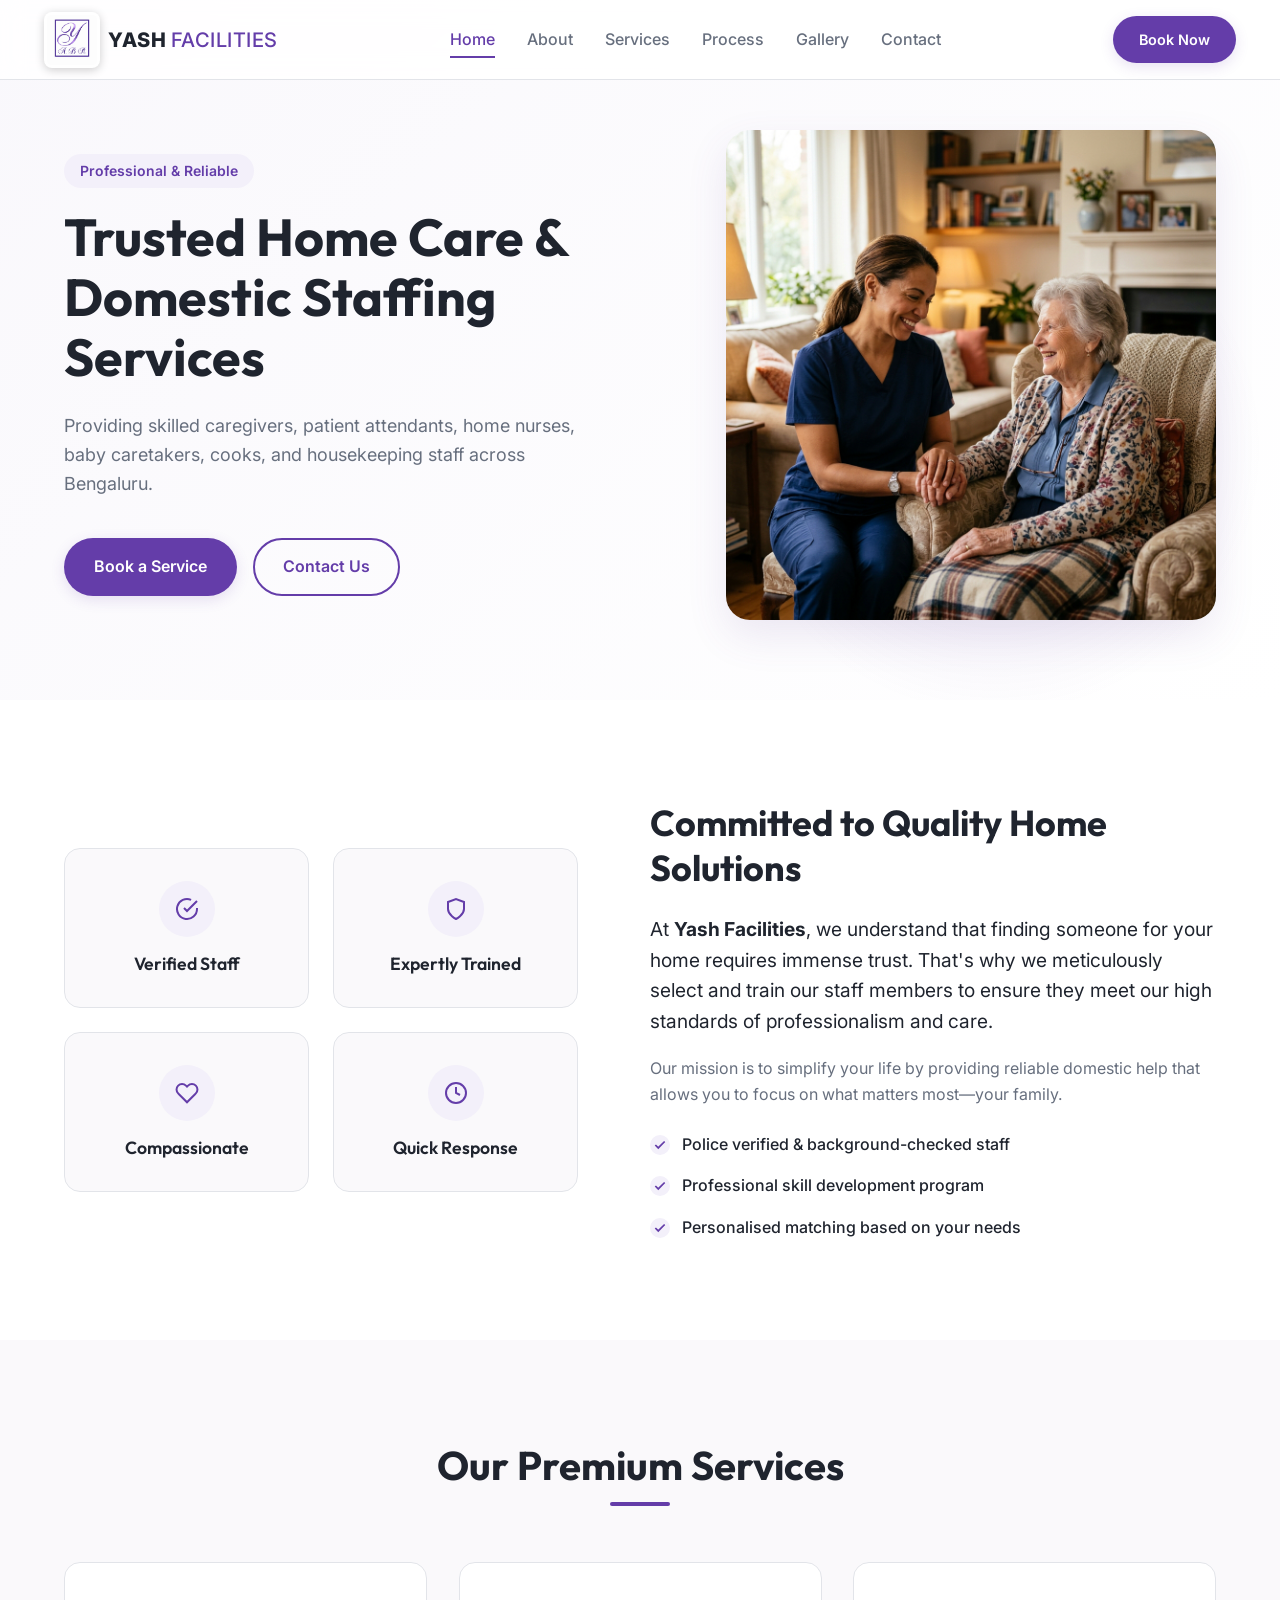
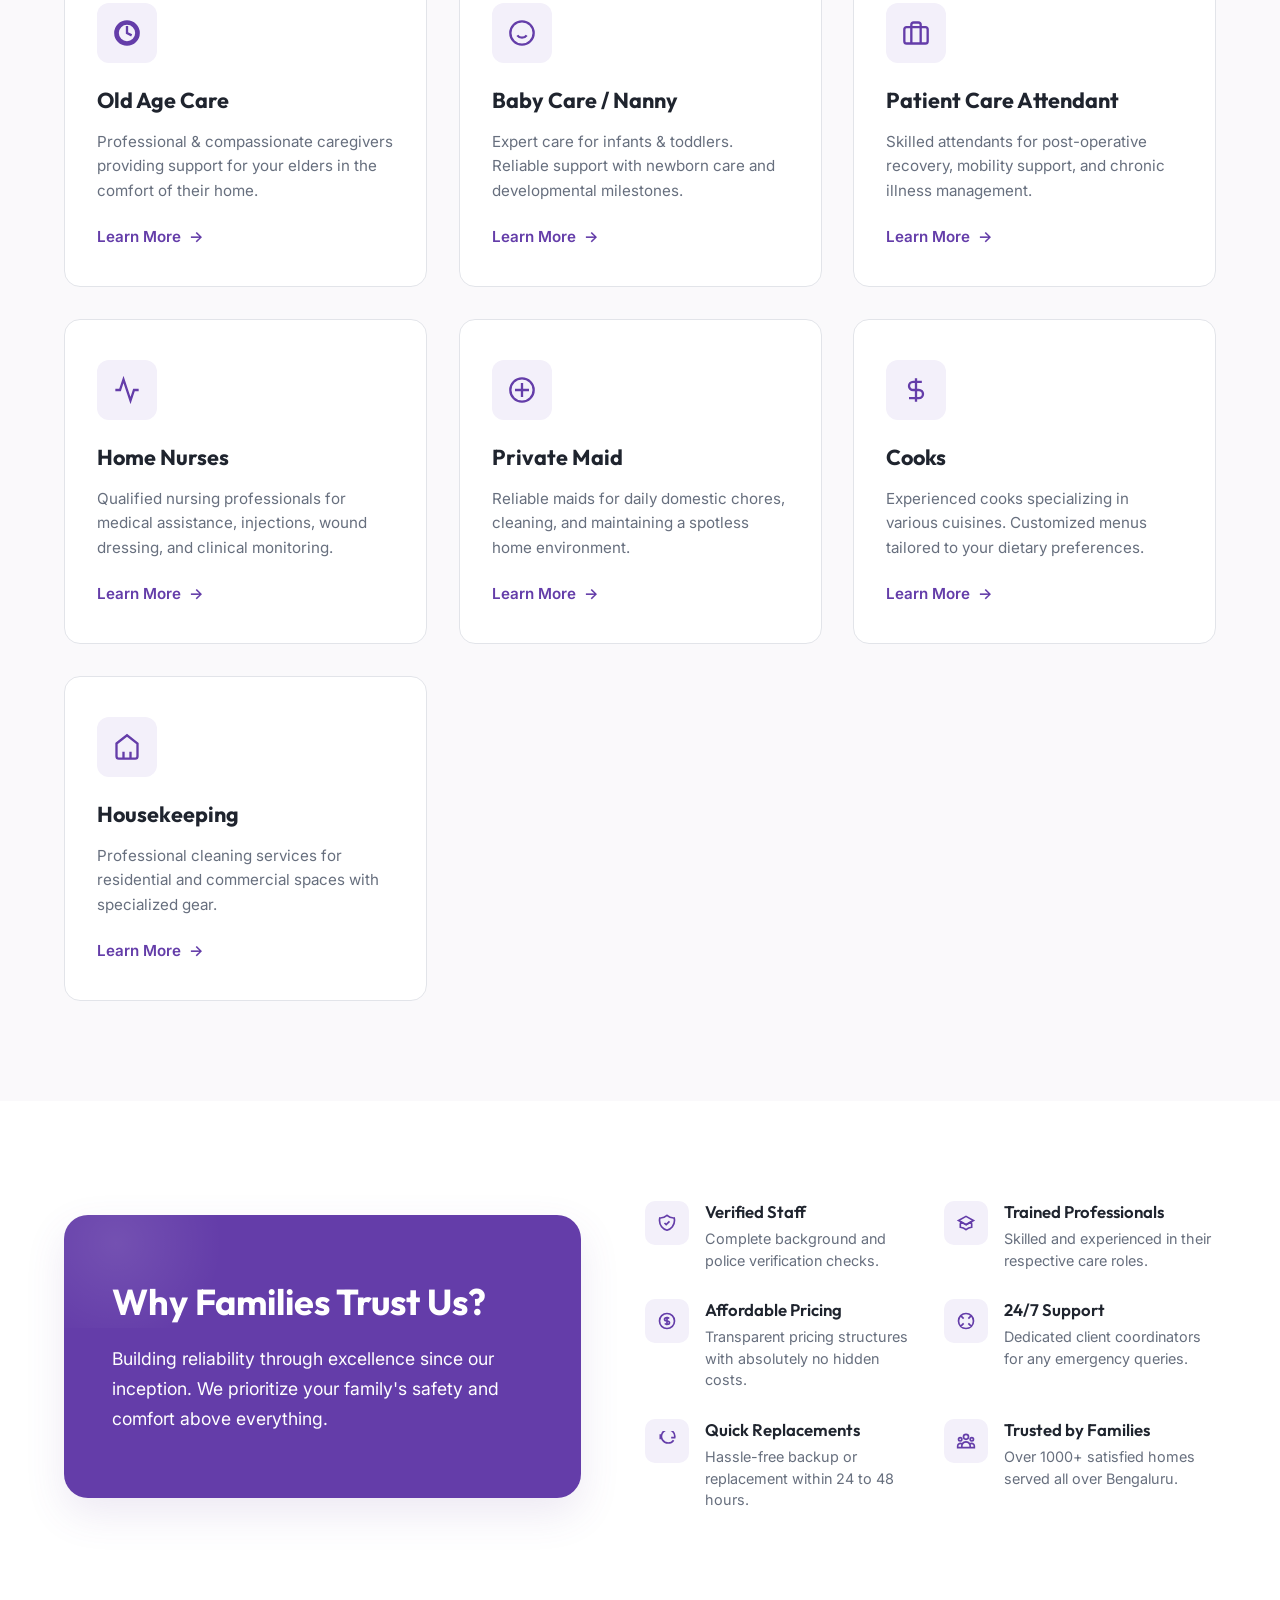
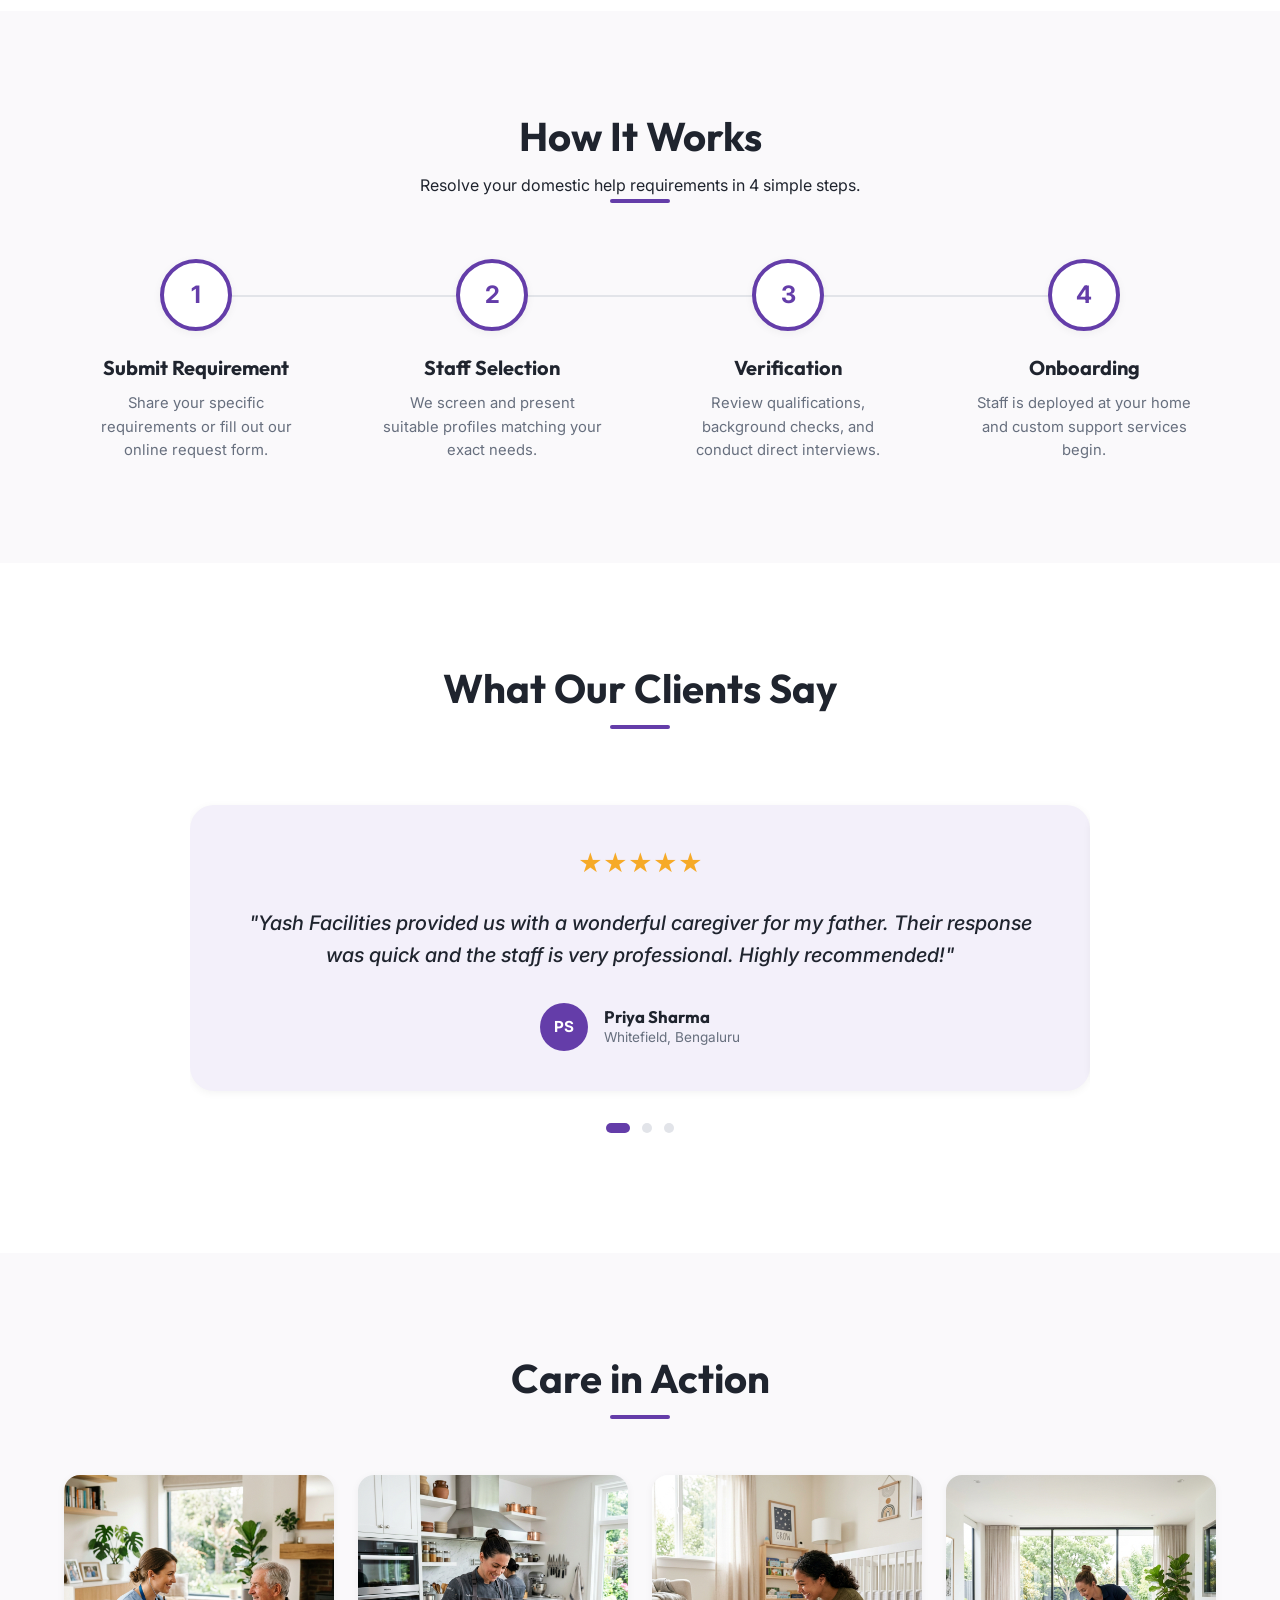
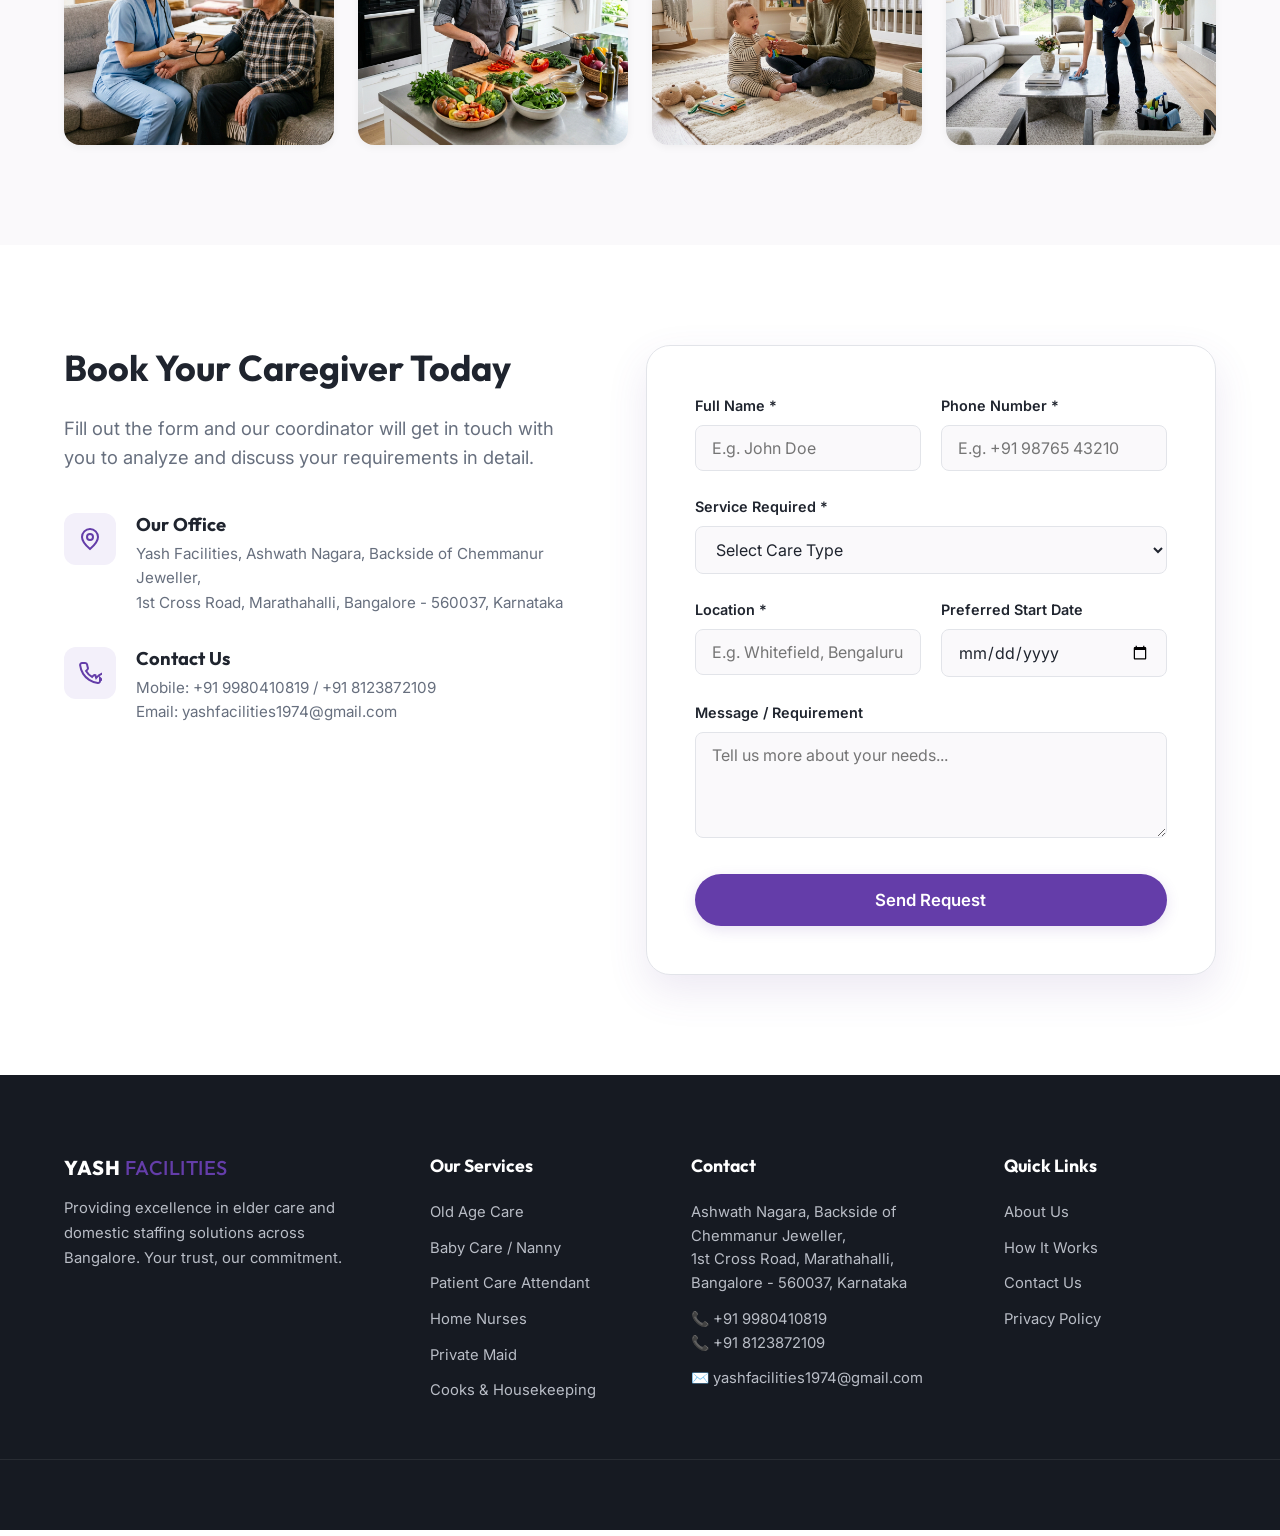
<file: index.html>
<!DOCTYPE html>
<html lang="en">
<head>
  <meta charset="UTF-8">
  <meta name="viewport" content="width=device-width, initial-scale=1.0">
  <title>Yash Facilities | Trusted Home Care & Domestic Staffing Services Bengaluru</title>
  <meta name="description" content="Yash Facilities provides trusted home care, patient care, home nursing, baby care, nannies, cooks, maids, and housekeeping services across Bengaluru. Meticulously verified and trained staff.">
  <meta name="keywords" content="Home Care Bangalore, Elder Care Bengaluru, Patient Care Attendant, Home Nurse Bangalore, Baby Care Nanny, Maid Service Bengaluru, Cook Cooking Staff, Housekeeping Services">
  
  <!-- Fonts -->
  <link rel="preconnect" href="https://fonts.googleapis.com">
  <link rel="preconnect" href="https://fonts.gstatic.com" crossorigin>
  <link href="https://fonts.googleapis.com/css2?family=Inter:wght@300;400;500;600;700&family=Outfit:wght@400;500;600;700;800&display=swap" rel="stylesheet">
  
  <link rel="stylesheet" href="style.css">
</head>
<body>

  <!-- Header Section -->
  <header id="main-header" class="site-header">
    <div class="header-container">
      <div class="logo-wrapper">
        <a href="#home" class="logo" id="header-logo-link">
          <img src="assets/logo.png?v=3" alt="Yash Facilities Logo" class="logo-icon" style="width:56px;height:56px;object-fit:contain;border-radius:8px;background:#fff;padding:3px;box-shadow:0 2px 10px rgba(0,0,0,0.2);">
          <span class="logo-text">YASH <span class="highlight">FACILITIES</span></span>
        </a>
      </div>
      
      <nav class="nav-menu" id="nav-menu">
        <a href="#home" class="nav-link active" id="nav-link-home">Home</a>
        <a href="#about" class="nav-link" id="nav-link-about">About</a>
        <a href="#services" class="nav-link" id="nav-link-services">Services</a>
        <a href="#process" class="nav-link" id="nav-link-process">Process</a>
        <a href="#gallery" class="nav-link" id="nav-link-gallery">Gallery</a>
        <a href="#contact" class="nav-link" id="nav-link-contact">Contact</a>
      </nav>

      <div class="header-actions">
        <a href="#contact" class="btn btn-primary nav-cta" id="nav-cta-btn">Book Now</a>
        <button class="menu-toggle" id="menu-toggle" aria-label="Toggle navigation menu">
          <span class="bar"></span>
          <span class="bar"></span>
          <span class="bar"></span>
        </button>
      </div>
    </div>
  </header>

  <main>
    <!-- Hero Section -->
    <section id="home" class="hero-section">
      <div class="container hero-container">
        <div class="hero-content">
          <div class="badge reveal" id="hero-badge">Professional & Reliable</div>
          <h1 class="hero-title reveal delay-1">Trusted Home Care &amp; Domestic Staffing Services</h1>
          <p class="hero-subtitle reveal delay-2">Providing skilled caregivers, patient attendants, home nurses, baby caretakers, cooks, and housekeeping staff across Bengaluru.</p>
          <div class="hero-actions reveal delay-3">
            <a href="#contact" class="btn btn-primary" id="hero-cta-book">Book a Service</a>
            <a href="#about" class="btn btn-outline" id="hero-cta-contact">Contact Us</a>
          </div>
        </div>
        <div class="hero-image-wrapper reveal delay-2">
          <div class="image-bg-effect"></div>
          <img src="assets/hero_caregiver.png" alt="Compassionate Caregiver helping a senior elder" class="hero-image" id="hero-img">
        </div>
      </div>
    </section>

    <!-- About Section -->
    <section id="about" class="about-section">
      <div class="container about-container">
        <div class="about-grid">
          <div class="about-cards-left">
            <div class="feature-card-sm reveal" id="feat-verified">
              <div class="icon-circle">
                <svg viewBox="0 0 24 24" fill="none" stroke="currentColor" stroke-width="2">
                  <path d="M22 11.08V12a10 10 0 1 1-5.93-9.14"></path>
                  <polyline points="22 4 12 14.01 9 11.01"></polyline>
                </svg>
              </div>
              <h3>Verified Staff</h3>
            </div>
            <div class="feature-card-sm reveal delay-1" id="feat-trained">
              <div class="icon-circle">
                <svg viewBox="0 0 24 24" fill="none" stroke="currentColor" stroke-width="2">
                  <path d="M12 22s8-4 8-10V5l-8-3-8 3v7c0 6 8 10 8 10z"></path>
                </svg>
              </div>
              <h3>Expertly Trained</h3>
            </div>
            <div class="feature-card-sm reveal delay-2" id="feat-compassionate">
              <div class="icon-circle">
                <svg viewBox="0 0 24 24" fill="none" stroke="currentColor" stroke-width="2">
                  <path d="M20.84 4.61a5.5 5.5 0 0 0-7.78 0L12 5.67l-1.06-1.06a5.5 5.5 0 0 0-7.78 7.78l1.06 1.06L12 21.23l7.78-7.78 1.06-1.06a5.5 5.5 0 0 0 0-7.78z"></path>
                </svg>
              </div>
              <h3>Compassionate</h3>
            </div>
            <div class="feature-card-sm reveal delay-3" id="feat-response">
              <div class="icon-circle">
                <svg viewBox="0 0 24 24" fill="none" stroke="currentColor" stroke-width="2">
                  <circle cx="12" cy="12" r="10"></circle>
                  <polyline points="12 6 12 12 16 14"></polyline>
                </svg>
              </div>
              <h3>Quick Response</h3>
            </div>
          </div>
          
          <div class="about-content-right">
            <h2 class="section-title-left reveal">Committed to Quality Home Solutions</h2>
            <p class="about-lead reveal delay-1">At <strong>Yash Facilities</strong>, we understand that finding someone for your home requires immense trust. That's why we meticulously select and train our staff members to ensure they meet our high standards of professionalism and care.</p>
            <p class="reveal delay-2">Our mission is to simplify your life by providing reliable domestic help that allows you to focus on what matters most—your family.</p>
            <ul class="about-checklist">
              <li class="reveal delay-3">
                <svg class="check-icon" viewBox="0 0 24 24" fill="none" stroke="currentColor" stroke-width="3">
                  <polyline points="20 6 9 17 4 12"></polyline>
                </svg>
                Police verified & background-checked staff
              </li>
              <li class="reveal delay-4">
                <svg class="check-icon" viewBox="0 0 24 24" fill="none" stroke="currentColor" stroke-width="3">
                  <polyline points="20 6 9 17 4 12"></polyline>
                </svg>
                Professional skill development program
              </li>
              <li class="reveal delay-5">
                <svg class="check-icon" viewBox="0 0 24 24" fill="none" stroke="currentColor" stroke-width="3">
                  <polyline points="20 6 9 17 4 12"></polyline>
                </svg>
                Personalised matching based on your needs
              </li>
            </ul>
          </div>
        </div>
      </div>
    </section>

    <!-- Services Section -->
    <section id="services" class="services-section">
      <div class="container">
        <div class="section-header reveal">
          <h2 class="section-title">Our Premium Services</h2>
          <div class="section-divider"></div>
        </div>
        
        <div class="services-grid">
          <!-- Card 1 -->
          <div class="service-card reveal" data-service="elder-care" id="service-elder">
            <div class="service-icon">
              <svg viewBox="0 0 24 24" fill="none" stroke="currentColor" stroke-width="2">
                <path d="M12 2a10 10 0 1 0 10 10A10 10 0 0 0 12 2zm0 18a8 8 0 1 1 8-8 8 8 0 0 1-8 8z"></path>
                <path d="M12 6v6l4 2"></path>
              </svg>
            </div>
            <h3>Old Age Care</h3>
            <p>Professional & compassionate caregivers providing support for your elders in the comfort of their home.</p>
            <button class="learn-more-btn" data-service="elder-care" id="btn-learn-elder">Learn More <span>&rarr;</span></button>
          </div>
          <!-- Card 2 -->
          <div class="service-card reveal delay-1" data-service="baby-care" id="service-baby">
            <div class="service-icon">
              <svg viewBox="0 0 24 24" fill="none" stroke="currentColor" stroke-width="2">
                <circle cx="12" cy="12" r="10"></circle>
                <path d="M8 14s1.5 2 4 2 4-2 4-2"></path>
                <line x1="9" y1="9" x2="9.01" y2="9"></line>
                <line x1="15" y1="9" x2="15.01" y2="9"></line>
              </svg>
            </div>
            <h3>Baby Care / Nanny</h3>
            <p>Expert care for infants & toddlers. Reliable support with newborn care and developmental milestones.</p>
            <button class="learn-more-btn" data-service="baby-care" id="btn-learn-baby">Learn More <span>&rarr;</span></button>
          </div>
          <!-- Card 3 -->
          <div class="service-card reveal delay-2" data-service="patient-care" id="service-patient">
            <div class="service-icon">
              <svg viewBox="0 0 24 24" fill="none" stroke="currentColor" stroke-width="2">
                <rect x="2" y="7" width="20" height="14" rx="2" ry="2"></rect>
                <path d="M16 21V5a2 2 0 0 0-2-2h-4a2 2 0 0 0-2 2v16"></path>
              </svg>
            </div>
            <h3>Patient Care Attendant</h3>
            <p>Skilled attendants for post-operative recovery, mobility support, and chronic illness management.</p>
            <button class="learn-more-btn" data-service="patient-care" id="btn-learn-patient">Learn More <span>&rarr;</span></button>
          </div>
          <!-- Card 4 -->
          <div class="service-card reveal" data-service="home-nurse" id="service-nurse">
            <div class="service-icon">
              <svg viewBox="0 0 24 24" fill="none" stroke="currentColor" stroke-width="2">
                <path d="M22 12h-4l-3 9L9 3l-3 9H2"></path>
              </svg>
            </div>
            <h3>Home Nurses</h3>
            <p>Qualified nursing professionals for medical assistance, injections, wound dressing, and clinical monitoring.</p>
            <button class="learn-more-btn" data-service="home-nurse" id="btn-learn-nurse">Learn More <span>&rarr;</span></button>
          </div>
          <!-- Card 5 -->
          <div class="service-card reveal delay-1" data-service="private-maid" id="service-maid">
            <div class="service-icon">
              <svg viewBox="0 0 24 24" fill="none" stroke="currentColor" stroke-width="2">
                <path d="M12 22c5.523 0 10-4.477 10-10S17.523 2 12 2 2 6.477 2 12s4.477 10 10 10z"></path>
                <path d="M12 6v12M6 12h12"></path>
              </svg>
            </div>
            <h3>Private Maid</h3>
            <p>Reliable maids for daily domestic chores, cleaning, and maintaining a spotless home environment.</p>
            <button class="learn-more-btn" data-service="private-maid" id="btn-learn-maid">Learn More <span>&rarr;</span></button>
          </div>
          <!-- Card 6 -->
          <div class="service-card reveal delay-2" data-service="cooks" id="service-cooks">
            <div class="service-icon">
              <svg viewBox="0 0 24 24" fill="none" stroke="currentColor" stroke-width="2">
                <path d="M12 2v20M17 5H9.5a3.5 3.5 0 0 0 0 7h5a3.5 3.5 0 0 1 0 7H6"></path>
              </svg>
            </div>
            <h3>Cooks</h3>
            <p>Experienced cooks specializing in various cuisines. Customized menus tailored to your dietary preferences.</p>
            <button class="learn-more-btn" data-service="cooks" id="btn-learn-cooks">Learn More <span>&rarr;</span></button>
          </div>
          <!-- Card 7 -->
          <div class="service-card reveal" data-service="housekeeping" id="service-housekeeping">
            <div class="service-icon">
              <svg viewBox="0 0 24 24" fill="none" stroke="currentColor" stroke-width="2">
                <path d="M3 9l9-7 9 7v11a2 2 0 0 1-2 2H5a2 2 0 0 1-2-2z"></path>
                <line x1="9" y1="22" x2="9" y2="16"></line>
                <line x1="15" y1="22" x2="15" y2="16"></line>
              </svg>
            </div>
            <h3>Housekeeping</h3>
            <p>Professional cleaning services for residential and commercial spaces with specialized gear.</p>
            <button class="learn-more-btn" data-service="housekeeping" id="btn-learn-housekeeping">Learn More <span>&rarr;</span></button>
          </div>
        </div>
      </div>
    </section>

    <!-- Why Families Trust Us -->
    <section class="trust-section">
      <div class="container">
        <div class="trust-grid">
          <div class="trust-left-banner reveal">
            <h2>Why Families Trust Us?</h2>
            <p>Building reliability through excellence since our inception. We prioritize your family's safety and comfort above everything.</p>
          </div>
          <div class="trust-right-grid">
            <div class="trust-card reveal">
              <div class="trust-icon-box">
                <svg viewBox="0 0 24 24" fill="none" stroke="currentColor" stroke-width="2">
                  <path d="M9 12l2 2 4-4m5.618-4.016A11.955 11.955 0 0112 2.944a11.955 11.955 0 01-8.618 3.04A12.02 12.02 0 003 9c0 5.591 3.824 10.29 9 11.622 5.176-1.332 9-6.03 9-11.622 0-1.042-.133-2.052-.382-3.016z"></path>
                </svg>
              </div>
              <div class="trust-info">
                <h4>Verified Staff</h4>
                <p>Complete background and police verification checks.</p>
              </div>
            </div>
            <div class="trust-card reveal delay-1">
              <div class="trust-icon-box">
                <svg viewBox="0 0 24 24" fill="none" stroke="currentColor" stroke-width="2">
                  <path d="M12 14l9-5-9-5-9 5 9 5z"></path>
                  <path d="M12 14l6.16-3.422a12.083 12.083 0 01.665 6.479A11.952 11.952 0 0012 20.055a11.952 11.952 0 00-6.824-2.998 12.078 12.078 0 01.665-6.479L12 14z"></path>
                </svg>
              </div>
              <div class="trust-info">
                <h4>Trained Professionals</h4>
                <p>Skilled and experienced in their respective care roles.</p>
              </div>
            </div>
            <div class="trust-card reveal delay-2">
              <div class="trust-icon-box">
                <svg viewBox="0 0 24 24" fill="none" stroke="currentColor" stroke-width="2">
                  <path d="M12 8c-1.657 0-3 .895-3 2s1.343 2 3 2 3 .895 3 2-1.343 2-3 2m0-8c1.11 0 2.08.402 2.599 1M12 8V7m0 1v8m0 0v1m0-1c-1.11 0-2.08-.402-2.599-1M21 12a9 9 0 11-18 0 9 9 0 0118 0z"></path>
                </svg>
              </div>
              <div class="trust-info">
                <h4>Affordable Pricing</h4>
                <p>Transparent pricing structures with absolutely no hidden costs.</p>
              </div>
            </div>
            <div class="trust-card reveal">
              <div class="trust-icon-box">
                <svg viewBox="0 0 24 24" fill="none" stroke="currentColor" stroke-width="2">
                  <path d="M18.364 5.636l-3.536 3.536m0 5.656l3.536 3.536M5.636 5.636l3.536 3.536m0 5.656l-3.536 3.536M12 21a9 9 0 100-18 9 9 0 000 18z"></path>
                </svg>
              </div>
              <div class="trust-info">
                <h4>24/7 Support</h4>
                <p>Dedicated client coordinators for any emergency queries.</p>
              </div>
            </div>
            <div class="trust-card reveal delay-1">
              <div class="trust-icon-box">
                <svg viewBox="0 0 24 24" fill="none" stroke="currentColor" stroke-width="2">
                  <path d="M4 4v5h.582m15.356 2A8.001 8.001 0 1121.21 8H17"></path>
                </svg>
              </div>
              <div class="trust-info">
                <h4>Quick Replacements</h4>
                <p>Hassle-free backup or replacement within 24 to 48 hours.</p>
              </div>
            </div>
            <div class="trust-card reveal delay-2">
              <div class="trust-icon-box">
                <svg viewBox="0 0 24 24" fill="none" stroke="currentColor" stroke-width="2">
                  <path d="M17 20h5v-2a3 3 0 00-5.356-1.857M17 20H7m10 0v-2c0-.656-.126-1.283-.356-1.857M7 20H2v-2a3 3 0 015.356-1.857M7 20v-2c0-.656.126-1.283.356-1.857m0 0a5.002 5.002 0 019.288 0M15 7a3 3 0 11-6 0 3 3 0 016 0zm6 3a2 2 0 11-4 0 2 2 0 014 0zM7 10a2 2 0 11-4 0 2 2 0 014 0z"></path>
                </svg>
              </div>
              <div class="trust-info">
                <h4>Trusted by Families</h4>
                <p>Over 1000+ satisfied homes served all over Bengaluru.</p>
              </div>
            </div>
          </div>
        </div>
      </div>
    </section>

    <!-- How It Works Section -->
    <section id="process" class="process-section">
      <div class="container">
        <div class="section-header reveal">
          <h2 class="section-title">How It Works</h2>
          <p class="section-subtitle">Resolve your domestic help requirements in 4 simple steps.</p>
          <div class="section-divider"></div>
        </div>
        
        <div class="process-steps">
          <div class="step-item reveal" id="step-1">
            <div class="step-number">1</div>
            <h4>Submit Requirement</h4>
            <p>Share your specific requirements or fill out our online request form.</p>
          </div>
          <div class="step-item reveal delay-1" id="step-2">
            <div class="step-number">2</div>
            <h4>Staff Selection</h4>
            <p>We screen and present suitable profiles matching your exact needs.</p>
          </div>
          <div class="step-item reveal delay-2" id="step-3">
            <div class="step-number">3</div>
            <h4>Verification</h4>
            <p>Review qualifications, background checks, and conduct direct interviews.</p>
          </div>
          <div class="step-item reveal delay-3" id="step-4">
            <div class="step-number">4</div>
            <h4>Onboarding</h4>
            <p>Staff is deployed at your home and custom support services begin.</p>
          </div>
        </div>
      </div>
    </section>

    <!-- Client Testimonials -->
    <section class="testimonials-section">
      <div class="container">
        <div class="section-header reveal">
          <h2 class="section-title">What Our Clients Say</h2>
          <div class="section-divider"></div>
        </div>
        
        <div class="testimonials-slider reveal delay-1" id="testimonials-slider">
          <div class="testimonial-track" id="testimonial-track">
            <!-- Review 1 -->
            <div class="testimonial-card">
              <div class="stars">
                &#9733;&#9733;&#9733;&#9733;&#9733;
              </div>
              <p class="testimonial-text">"Yash Facilities provided us with a wonderful caregiver for my father. Their response was quick and the staff is very professional. Highly recommended!"</p>
              <div class="client-info">
                <div class="client-avatar">PS</div>
                <div>
                  <h5 class="client-name">Priya Sharma</h5>
                  <span class="client-loc">Whitefield, Bengaluru</span>
                </div>
              </div>
            </div>
            <!-- Review 2 -->
            <div class="testimonial-card">
              <div class="stars">
                &#9733;&#9733;&#9733;&#9733;&#9733;
              </div>
              <p class="testimonial-text">"Found a reliable baby caretaker through Yash. The verification process gave me peace of mind. Truly great service in Bangalore!"</p>
              <div class="client-info">
                <div class="client-avatar">AK</div>
                <div>
                  <h5 class="client-name">Amit Kumar</h5>
                  <span class="client-loc">Indiranagar, Bengaluru</span>
                </div>
              </div>
            </div>
            <!-- Review 3 -->
            <div class="testimonial-card">
              <div class="stars">
                &#9733;&#9733;&#9733;&#9733;&#9733;
              </div>
              <p class="testimonial-text">"Excellent nursing care service. The nurse was very patient and handled post-surgical care perfectly. Their team is always helpful."</p>
              <div class="client-info">
                <div class="client-avatar">SV</div>
                <div>
                  <h5 class="client-name">Sudha V.</h5>
                  <span class="client-loc">Jayanagar, Bengaluru</span>
                </div>
              </div>
            </div>
          </div>
          
          <div class="slider-controls">
            <button class="slider-dot active" data-index="0" aria-label="Slide 1"></button>
            <button class="slider-dot" data-index="1" aria-label="Slide 2"></button>
            <button class="slider-dot" data-index="2" aria-label="Slide 3"></button>
          </div>
        </div>
      </div>
    </section>

    <!-- Gallery Section -->
    <section id="gallery" class="gallery-section">
      <div class="container">
        <div class="section-header reveal">
          <h2 class="section-title">Care in Action</h2>
          <div class="section-divider"></div>
        </div>
        
        <div class="gallery-grid">
          <div class="gallery-item reveal" id="gallery-item-1">
            <img src="assets/elder_nurse.png" alt="Elder care nurse in action">
            <div class="gallery-overlay">
              <span>Patient Care Services</span>
            </div>
          </div>
          <div class="gallery-item reveal delay-1" id="gallery-item-2">
            <img src="assets/chef_cooking.png" alt="Chef preparing healthy food">
            <div class="gallery-overlay">
              <span>Culinary Services</span>
            </div>
          </div>
          <div class="gallery-item reveal delay-2" id="gallery-item-3">
            <img src="assets/baby_care.png" alt="Nanny caring for infant baby">
            <div class="gallery-overlay">
              <span>Infant &amp; Baby Care</span>
            </div>
          </div>
          <div class="gallery-item reveal delay-3" id="gallery-item-4">
            <img src="assets/housekeeping.png" alt="Cleaning staff tidy modern house">
            <div class="gallery-overlay">
              <span>Housekeeping Services</span>
            </div>
          </div>
        </div>
      </div>
    </section>

    <!-- Booking & Contact Section -->
    <section id="contact" class="booking-section">
      <div class="container">
        <div class="booking-grid">
          <!-- Contact details -->
          <div class="booking-details reveal">
            <h2 class="section-title-left">Book Your Caregiver Today</h2>
            <p class="lead-text">Fill out the form and our coordinator will get in touch with you to analyze and discuss your requirements in detail.</p>
            
            <div class="contact-info-list">
              <div class="contact-info-item">
                <div class="info-icon">
                  <svg viewBox="0 0 24 24" fill="none" stroke="currentColor" stroke-width="2">
                    <path d="M12 2a8 8 0 0 0-8 8c0 5.25 8 12 8 12s8-6.75 8-12a8 8 0 0 0-8-8z"></path>
                    <circle cx="12" cy="10" r="3"></circle>
                  </svg>
                </div>
                <div>
                  <h5>Our Office</h5>
                  <p>Yash Facilities, Ashwath Nagara, Backside of Chemmanur Jeweller,<br>1st Cross Road, Marathahalli, Bangalore - 560037, Karnataka</p>
                </div>
              </div>
              <div class="contact-info-item">
                <div class="info-icon">
                  <svg viewBox="0 0 24 24" fill="none" stroke="currentColor" stroke-width="2">
                    <path d="M22 16.92v3a2 2 0 0 1-2.18 2 19.79 19.79 0 0 1-8.63-3.07 19.5 19.5 0 0 1-6-6 19.79 19.79 0 0 1-3.07-8.67A2 2 0 0 1 4.11 2h3a2 2 0 0 1 2 1.72 12.84 12.84 0 0 0 .7 2.81 2 2 0 0 1-.45 2.11L8.09 9.91a16 16 0 0 0 6 6l1.27-1.27a2 2 0 0 1 2.11-.45 12.84 12.84 0 0 0 .7 2.81 2 2 0 0 1 22 16.92z"></path>
                  </svg>
                </div>
                <div>
                  <h5>Contact Us</h5>
                  <p>Mobile: +91 9980410819 / +91 8123872109<br>Email: yashfacilities1974@gmail.com</p>
                </div>
              </div>
            </div>
          </div>
          
          <!-- Booking Form -->
          <div class="booking-form-wrapper reveal delay-2">
            <form id="booking-form" class="booking-form">
              <div class="form-row">
                <div class="form-group">
                  <label for="full-name">Full Name *</label>
                  <input type="text" id="full-name" name="name" required placeholder="E.g. John Doe">
                </div>
                <div class="form-group">
                  <label for="phone-number">Phone Number *</label>
                  <input type="tel" id="phone-number" name="phone" required placeholder="E.g. +91 98765 43210">
                </div>
              </div>
              <div class="form-group">
                <label for="service-select">Service Required *</label>
                <select id="service-select" name="service" required>
                  <option value="" disabled selected>Select Care Type</option>
                  <option value="elder-care">Old Age Care</option>
                  <option value="baby-care">Baby Care / Nanny</option>
                  <option value="patient-care">Patient Care Attendant</option>
                  <option value="home-nurse">Home Nurses</option>
                  <option value="private-maid">Private Maid</option>
                  <option value="cooks">Cooks</option>
                  <option value="housekeeping">Housekeeping</option>
                </select>
              </div>
              <div class="form-row">
                <div class="form-group">
                  <label for="location">Location *</label>
                  <input type="text" id="location" name="location" required placeholder="E.g. Whitefield, Bengaluru">
                </div>
                <div class="form-group">
                  <label for="start-date">Preferred Start Date</label>
                  <input type="date" id="start-date" name="startDate">
                </div>
              </div>
              <div class="form-group">
                <label for="message">Message / Requirement</label>
                <textarea id="message" name="message" rows="4" placeholder="Tell us more about your needs..."></textarea>
              </div>
              <button type="submit" class="btn btn-primary btn-submit" id="btn-submit-booking">Send Request</button>
            </form>
          </div>
        </div>
      </div>
    </section>
  </main>

  <!-- Footer Section -->
  <footer class="site-footer">
    <div class="container footer-container">
      <div class="footer-brand">
        <h4 class="logo-text">YASH <span class="highlight">FACILITIES</span></h4>
        <p>Providing excellence in elder care and domestic staffing solutions across Bangalore. Your trust, our commitment.</p>
      </div>
      <div class="footer-links">
        <h5>Our Services</h5>
        <ul>
          <li><a href="#services">Old Age Care</a></li>
          <li><a href="#services">Baby Care / Nanny</a></li>
          <li><a href="#services">Patient Care Attendant</a></li>
          <li><a href="#services">Home Nurses</a></li>
          <li><a href="#services">Private Maid</a></li>
          <li><a href="#services">Cooks &amp; Housekeeping</a></li>
        </ul>
      </div>
      <div class="footer-contact">
        <h5>Contact</h5>
        <p>Ashwath Nagara, Backside of Chemmanur Jeweller,<br>1st Cross Road, Marathahalli,<br>Bangalore - 560037, Karnataka</p>
        <p>📞 +91 9980410819<br>📞 +91 8123872109</p>
        <p>✉️ yashfacilities1974@gmail.com</p>
      </div>
      <div class="footer-quick">
        <h5>Quick Links</h5>
        <ul>
          <li><a href="#about">About Us</a></li>
          <li><a href="#process">How It Works</a></li>
          <li><a href="#contact">Contact Us</a></li>
          <li><a href="#" id="open-policy-modal" onclick="openPolicyModal(event)">Privacy Policy</a></li>
        </ul>
      </div>
    </div>
    <div class="footer-bottom">
      <p>&copy; 2026 Yash Facilities. All Rights Reserved.</p>
    </div>
  </footer>

  <!-- Service Detail Modals -->
  <div class="modal-overlay" id="service-modal" aria-hidden="true" role="dialog">
    <div class="modal-content">
      <button class="modal-close" id="modal-close" aria-label="Close modal">&times;</button>
      <div class="modal-body" id="modal-body-content">
        <!-- Dynamic content injected via JS -->
      </div>
    </div>
  </div>

  <!-- Form Success Modal -->
  <div class="modal-overlay" id="success-modal" aria-hidden="true" role="dialog">
    <div class="modal-success-content">
      <div class="success-icon-wrapper">
        <svg viewBox="0 0 24 24" fill="none" stroke="currentColor" stroke-width="3">
          <polyline points="20 6 9 17 4 12"></polyline>
        </svg>
      </div>
      <h3>Request Sent Successfully!</h3>
      <p>Thank you for choosing Yash Facilities. Our team coordinator will call you back within 1-2 hours to verify details and arrange your caregiver selection.</p>
      <button class="btn btn-primary" id="success-close-btn">Close</button>
    </div>
  </div>

  <!-- ===================== PRIVACY & POLICY MODAL ===================== -->
  <div id="policy-modal-overlay" style="
    display:none; position:fixed; inset:0; z-index:9999;
    background:rgba(20,10,40,0.75); backdrop-filter:blur(6px);
    align-items:center; justify-content:center; padding:20px;
  ">
    <div id="policy-modal-box" style="
      background:#fff; border-radius:20px; max-width:820px; width:100%;
      max-height:90vh; overflow:hidden; display:flex; flex-direction:column;
      box-shadow:0 32px 80px rgba(80,40,160,0.35);
      animation: policySlideIn 0.4s cubic-bezier(0.34,1.56,0.64,1);
    ">
      <!-- Modal Header -->
      <div style="
        background:linear-gradient(135deg,hsl(262,47%,22%) 0%,hsl(262,47%,48%) 100%);
        padding:28px 36px; display:flex; align-items:center; justify-content:space-between;
        flex-shrink:0;
      ">
        <div>
          <p style="color:rgba(255,255,255,0.7);font-size:0.8rem;letter-spacing:2px;text-transform:uppercase;margin:0 0 6px;">Yash Facilities</p>
          <h2 id="policy-modal-title" style="color:#fff;font-size:1.6rem;margin:0;font-family:'Outfit',sans-serif;">Policies &amp; Information</h2>
        </div>
        <button onclick="closePolicyModal()" style="
          background:rgba(255,255,255,0.15); border:none; border-radius:50%;
          width:40px;height:40px;cursor:pointer;color:#fff;font-size:1.4rem;
          display:flex;align-items:center;justify-content:center;
          transition:background 0.2s;
        " onmouseover="this.style.background='rgba(255,255,255,0.3)'" onmouseout="this.style.background='rgba(255,255,255,0.15)'">&times;</button>
      </div>

      <!-- Tab Bar -->
      <div style="display:flex;border-bottom:2px solid #f0eaff;background:#faf8ff;flex-shrink:0;">
        <button class="pm-tab active" id="pm-tab-privacy" onclick="switchPolicyTab('privacy')" style="
          flex:1;padding:16px 12px;border:none;background:none;cursor:pointer;
          font-weight:600;font-size:0.9rem;color:hsl(262,47%,45%);
          border-bottom:3px solid hsl(262,47%,45%);transition:all 0.2s;
          font-family:'Inter',sans-serif;
        ">
          🔒 Privacy Policy
        </button>
        <button class="pm-tab" id="pm-tab-terms" onclick="switchPolicyTab('terms')" style="
          flex:1;padding:16px 12px;border:none;background:none;cursor:pointer;
          font-weight:600;font-size:0.9rem;color:#888;border-bottom:3px solid transparent;
          transition:all 0.2s;font-family:'Inter',sans-serif;
        ">
          📄 Terms of Service
        </button>
        <button class="pm-tab" id="pm-tab-careers" onclick="switchPolicyTab('careers')" style="
          flex:1;padding:16px 12px;border:none;background:none;cursor:pointer;
          font-weight:600;font-size:0.9rem;color:#888;border-bottom:3px solid transparent;
          transition:all 0.2s;font-family:'Inter',sans-serif;
        ">
          💼 Join Our Team
        </button>
      </div>

      <!-- Scrollable Content -->
      <div style="overflow-y:auto;padding:36px;flex:1;">

        <!-- Privacy Policy Pane -->
        <div id="pm-pane-privacy" class="pm-pane">
          <h3 style="color:hsl(262,47%,35%);margin:0 0 16px;font-size:1.4rem;">Privacy Policy</h3>
          <p style="color:#555;line-height:1.8;margin-bottom:20px;">At <strong>YASH FACILITIES</strong>, we are committed to protecting the privacy and security of our clients and staff. This Privacy Policy outlines how we collect, use, and safeguard personal information in the context of our facility management and caregiving services.</p>
          <div style="background:#f5f0ff;border-left:4px solid hsl(262,47%,45%);border-radius:12px;padding:24px 28px;margin-bottom:24px;">
            <p style="font-weight:700;color:hsl(262,47%,35%);margin:0 0 14px;">ℹ️ Information We Collect</p>
            <ul style="list-style:none;padding:0;margin:0;display:flex;flex-direction:column;gap:10px;">
              <li style="padding-left:20px;position:relative;color:#444;">• Personal identification (Name, address, contact details)</li>
              <li style="padding-left:20px;position:relative;color:#444;">• Medical history and health requirements for patient care</li>
              <li style="padding-left:20px;position:relative;color:#444;">• Financial information for billing and transaction processing</li>
              <li style="padding-left:20px;position:relative;color:#444;">• Employment history for career applicants</li>
            </ul>
          </div>
          <h4 style="color:hsl(262,47%,35%);margin:28px 0 12px;">Data Protection &amp; Cookies</h4>
          <p style="color:#555;line-height:1.8;margin-bottom:16px;">We implement rigorous technical and organizational measures to protect your sensitive data. Our website uses minimal cookies necessary for functional performance and to improve your browsing experience. We do not sell your personal data to third parties.</p>
          <h4 style="color:hsl(262,47%,35%);margin:28px 0 12px;">Your Rights</h4>
          <p style="color:#555;line-height:1.8;">You have the right to request access, correction, or deletion of your personal data at any time. Contact us at <strong>yashfacilities1974@gmail.com</strong> to exercise these rights. We will respond within 7 working days.</p>
        </div>

        <!-- Terms of Service Pane -->
        <div id="pm-pane-terms" class="pm-pane" style="display:none;">
          <h3 style="color:hsl(262,47%,35%);margin:0 0 16px;font-size:1.4rem;">Terms of Service</h3>
          <p style="color:#555;line-height:1.8;margin-bottom:20px;">By accessing and hiring staff through Yash Facilities, you agree to comply with the terms and conditions outlined below. These terms regulate the service agreements between the staff, clients, and agency.</p>
          <div style="background:#f5f0ff;border-left:4px solid hsl(262,47%,45%);border-radius:12px;padding:24px 28px;margin-bottom:24px;">
            <p style="font-weight:700;color:hsl(262,47%,35%);margin:0 0 14px;">ℹ️ Hiring &amp; Billing Agreements</p>
            <ul style="list-style:none;padding:0;margin:0;display:flex;flex-direction:column;gap:10px;">
              <li style="padding-left:20px;color:#444;">• Staff assignments are scheduled monthly or per service basis, as agreed in the contract.</li>
              <li style="padding-left:20px;color:#444;">• Clients must treat all caregivers and domestic staff with dignity and respect.</li>
              <li style="padding-left:20px;color:#444;">• Replacements are provided within 24–48 hours if requested with valid reason.</li>
              <li style="padding-left:20px;color:#444;">• Direct employment of our staff without agency written consent is strictly prohibited.</li>
            </ul>
          </div>
          <h4 style="color:hsl(262,47%,35%);margin:28px 0 12px;">Service Agreements &amp; Termination</h4>
          <p style="color:#555;line-height:1.8;">Either party may terminate the staffing agreement by providing a 15-day written notice. Any outstanding payments must be cleared before the release of the staff. We reserve the right to withdraw services immediately in case of staff safety concerns.</p>
        </div>

        <!-- Careers Pane -->
        <div id="pm-pane-careers" class="pm-pane" style="display:none;">
          <h3 style="color:hsl(262,47%,35%);margin:0 0 16px;font-size:1.4rem;">Join Our Team</h3>
          <p style="color:#555;line-height:1.8;margin-bottom:20px;">At Yash Facilities, we believe that our employees are our greatest strength. We are constantly looking for compassionate, skilled, and dedicated caregivers, nurses, chefs, and maids to join our growing network in Bangalore.</p>
          <div style="background:#f5f0ff;border-left:4px solid hsl(262,47%,45%);border-radius:12px;padding:24px 28px;margin-bottom:24px;">
            <p style="font-weight:700;color:hsl(262,47%,35%);margin:0 0 14px;">💼 Benefits of Joining Us</p>
            <ul style="list-style:none;padding:0;margin:0;display:flex;flex-direction:column;gap:10px;">
              <li style="padding-left:20px;color:#444;">• Flexible shift timings (Day shifts, night shifts, and 24-hour live-in options)</li>
              <li style="padding-left:20px;color:#444;">• Industry-best compensation packages and timely monthly payouts</li>
              <li style="padding-left:20px;color:#444;">• Free training and professional development programs</li>
              <li style="padding-left:20px;color:#444;">• Healthcare and insurance benefits for full-time employees</li>
            </ul>
          </div>
          <h4 style="color:hsl(262,47%,35%);margin:28px 0 12px;">How to Apply</h4>
          <p style="color:#555;line-height:1.8;">Send your resume to <strong>yashfacilities1974@gmail.com</strong> or call us at <strong>+91 9980410819 / +91 8123872109</strong>. We conduct background verification checks and police clearances for all onboarding applicants.</p>
        </div>

      </div>

      <!-- Modal Footer -->
      <div style="padding:20px 36px;border-top:1px solid #f0eaff;background:#faf8ff;display:flex;justify-content:flex-end;flex-shrink:0;">
        <button onclick="closePolicyModal()" style="
          background:linear-gradient(135deg,hsl(262,47%,40%),hsl(262,47%,55%));
          color:#fff;border:none;padding:12px 32px;border-radius:50px;
          font-size:0.95rem;font-weight:600;cursor:pointer;
          font-family:'Inter',sans-serif;transition:opacity 0.2s;
        " onmouseover="this.style.opacity='0.85'" onmouseout="this.style.opacity='1'">Close</button>
      </div>
    </div>
  </div>

  <style>
    @keyframes policySlideIn {
      from { opacity:0; transform:translateY(40px) scale(0.96); }
      to   { opacity:1; transform:translateY(0) scale(1); }
    }
    #policy-modal-overlay { display:none; }
    #policy-modal-overlay.active { display:flex !important; }
  </style>

  <script>
    function openPolicyModal(e) {
      if (e) e.preventDefault();
      const overlay = document.getElementById('policy-modal-overlay');
      overlay.style.display = 'flex';
      document.body.style.overflow = 'hidden';
      switchPolicyTab('privacy');
    }
    function closePolicyModal() {
      document.getElementById('policy-modal-overlay').style.display = 'none';
      document.body.style.overflow = '';
    }
    function switchPolicyTab(tab) {
      ['privacy','terms','careers'].forEach(function(t) {
        var btn  = document.getElementById('pm-tab-' + t);
        var pane = document.getElementById('pm-pane-' + t);
        if (t === tab) {
          btn.style.color = 'hsl(262,47%,45%)';
          btn.style.borderBottom = '3px solid hsl(262,47%,45%)';
          pane.style.display = 'block';
          pane.style.animation = 'policySlideIn 0.35s ease';
        } else {
          btn.style.color = '#888';
          btn.style.borderBottom = '3px solid transparent';
          pane.style.display = 'none';
        }
      });
    }
    // Close on backdrop click
    document.getElementById('policy-modal-overlay').addEventListener('click', function(e) {
      if (e.target === this) closePolicyModal();
    });
    // Close on Escape key
    document.addEventListener('keydown', function(e) {
      if (e.key === 'Escape') closePolicyModal();
    });
  </script>

  <script src="script.js"></script>
</body>
</html>
</file>
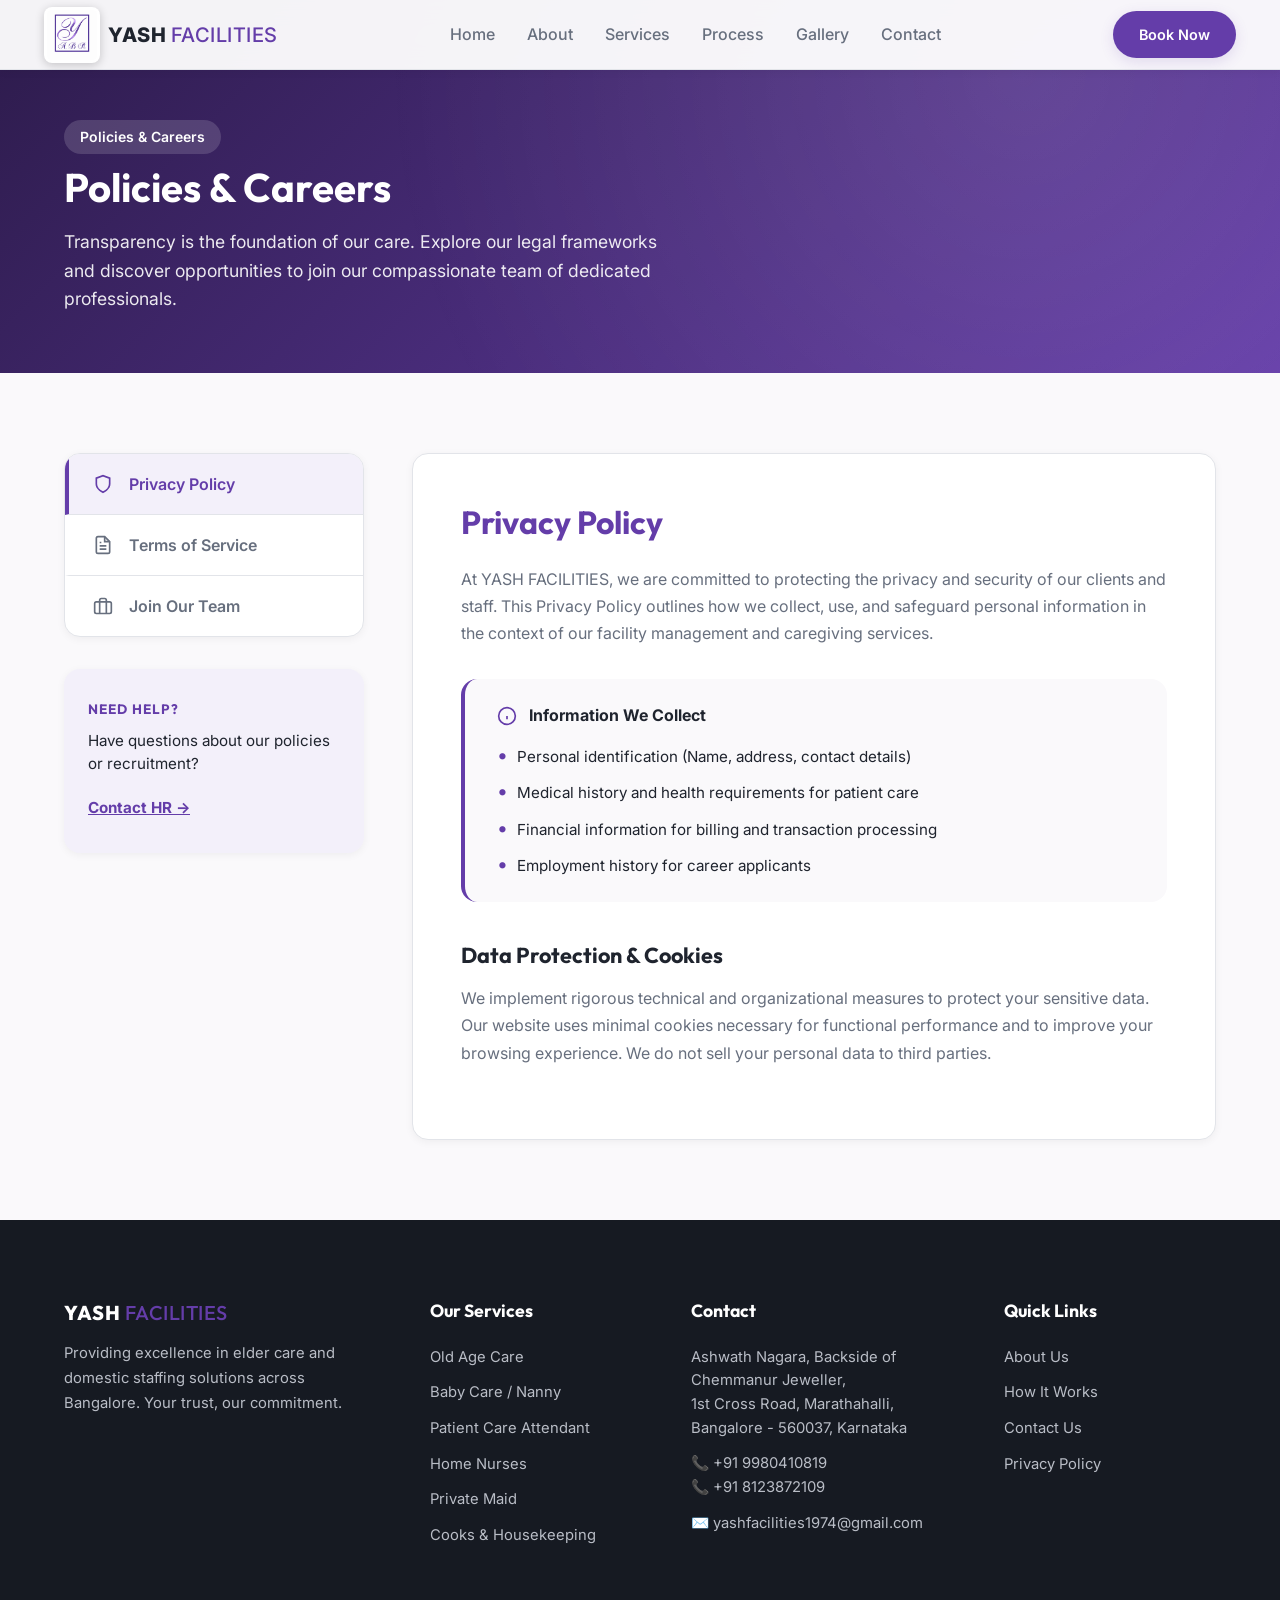
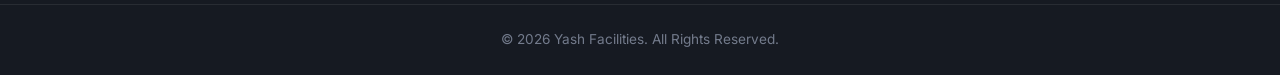
<file: policies.html>
<!DOCTYPE html>
<html lang="en">
<head>
  <meta charset="UTF-8">
  <meta name="viewport" content="width=device-width, initial-scale=1.0">
  <title>Policies &amp; Careers | Yash Facilities Bengaluru</title>
  <meta name="description" content="Read Yash Facilities Privacy Policy, Terms of Service, and learn about career opportunities. Join our team of professional caregivers in Bangalore.">
  
  <!-- Fonts -->
  <link rel="preconnect" href="https://fonts.googleapis.com">
  <link rel="preconnect" href="https://fonts.gstatic.com" crossorigin>
  <link href="https://fonts.googleapis.com/css2?family=Inter:wght@300;400;500;600;700&family=Outfit:wght@400;500;600;700;800&display=swap" rel="stylesheet">
  
  <link rel="stylesheet" href="style.css">
  <style>
    /* Policies specific styles built to match the design */
    .policies-hero {
      padding: calc(var(--header-height) + 40px) 0 60px;
      background: linear-gradient(135deg, hsl(262, 47%, 20%) 0%, hsl(262, 47%, 45%) 100%);
      color: var(--bg-white);
      text-align: left;
      position: relative;
      overflow: hidden;
    }
    
    .policies-hero::before {
      content: '';
      position: absolute;
      top: 0;
      left: 0;
      width: 100%;
      height: 100%;
      background: radial-gradient(circle at 80% 20%, rgba(255, 255, 255, 0.1) 0%, transparent 60%);
      z-index: 1;
    }
    
    .policies-hero .container {
      position: relative;
      z-index: 2;
    }

    .policies-hero h1 {
      font-size: 2.5rem;
      color: var(--bg-white);
      margin-top: 8px;
      margin-bottom: 16px;
    }

    .policies-hero p {
      max-width: 600px;
      font-size: 1.1rem;
      opacity: 0.9;
      line-height: 1.6;
    }

    .policies-hero .badge {
      background-color: rgba(255, 255, 255, 0.15);
      color: var(--bg-white);
      margin-bottom: 0;
    }

    .policies-layout {
      padding: 80px 0;
      background-color: var(--bg-light);
    }

    .policies-grid {
      display: grid;
      grid-template-columns: 300px 1fr;
      gap: 48px;
      align-items: start;
    }

    /* Left Sidebar Menu */
    .policies-sidebar {
      position: sticky;
      top: calc(var(--header-height) + 20px);
      display: flex;
      flex-direction: column;
      gap: 32px;
    }

    .sidebar-card {
      background-color: var(--bg-white);
      border: 1px solid var(--border-color);
      border-radius: var(--radius-md);
      overflow: hidden;
      box-shadow: var(--shadow-sm);
    }

    .tab-link {
      display: flex;
      align-items: center;
      gap: 16px;
      padding: 20px 24px;
      font-weight: 600;
      color: var(--text-muted);
      border-bottom: 1px solid var(--border-color);
      background: none;
      border-left: 4px solid transparent;
      border-right: none;
      border-top: none;
      width: 100%;
      text-align: left;
      cursor: pointer;
      transition: var(--transition);
    }

    .tab-link:last-child {
      border-bottom: none;
    }

    .tab-link svg {
      width: 20px;
      height: 20px;
      color: var(--text-muted);
      transition: var(--transition);
    }

    .tab-link:hover {
      background-color: var(--primary-light);
      color: var(--primary);
    }

    .tab-link:hover svg {
      color: var(--primary);
    }

    .tab-link.active {
      color: var(--primary);
      border-left-color: var(--primary);
      background-color: var(--primary-light);
    }

    .tab-link.active svg {
      color: var(--primary);
    }

    /* Help Box */
    .help-card {
      background-color: var(--primary-light);
      padding: 32px 24px;
      border-radius: var(--radius-md);
      box-shadow: var(--shadow-sm);
    }

    .help-card h4 {
      font-size: 0.85rem;
      letter-spacing: 1px;
      text-transform: uppercase;
      color: var(--primary);
      margin-bottom: 12px;
    }

    .help-card p {
      font-size: 0.95rem;
      color: var(--text-dark);
      margin-bottom: 20px;
      line-height: 1.5;
    }

    .help-card-link {
      color: var(--primary);
      font-weight: 700;
      font-size: 0.95rem;
      text-decoration: underline;
      display: inline-flex;
      align-items: center;
      gap: 8px;
    }

    /* Right Content Pane */
    .policies-content {
      background-color: var(--bg-white);
      border: 1px solid var(--border-color);
      border-radius: var(--radius-md);
      padding: 48px;
      box-shadow: var(--shadow-sm);
    }

    .tab-pane {
      display: none;
    }

    .tab-pane.active {
      display: block;
      animation: fadeIn 0.4s ease;
    }

    .pane-title {
      font-size: 2rem;
      margin-bottom: 24px;
      color: var(--primary);
    }

    .tab-pane p {
      color: var(--text-muted);
      margin-bottom: 24px;
      line-height: 1.7;
    }

    /* Custom highlight box */
    .highlight-box {
      background-color: var(--bg-light);
      border-radius: var(--radius-md);
      padding: 24px 32px;
      margin: 32px 0;
      border-left: 4px solid var(--primary);
    }

    .box-header {
      display: flex;
      align-items: center;
      gap: 12px;
      margin-bottom: 16px;
      font-weight: 700;
      color: var(--text-dark);
    }

    .box-header svg {
      width: 20px;
      height: 20px;
      color: var(--primary);
    }

    .highlight-box ul {
      display: flex;
      flex-direction: column;
      gap: 12px;
    }

    .highlight-box li {
      position: relative;
      padding-left: 20px;
      font-size: 0.95rem;
      color: var(--text-dark);
    }

    .highlight-box li::before {
      content: '•';
      position: absolute;
      left: 0;
      color: var(--primary);
      font-size: 1.25rem;
      line-height: 1;
    }

    .pane-subtitle {
      font-size: 1.35rem;
      margin-top: 40px;
      margin-bottom: 16px;
    }

    @keyframes fadeIn {
      from { opacity: 0; transform: translateY(10px); }
      to { opacity: 1; transform: translateY(0); }
    }

    @media (max-width: 992px) {
      .policies-grid {
        grid-template-columns: 1fr;
        gap: 40px;
      }
      .policies-sidebar {
        position: static;
        flex-direction: row;
        flex-wrap: wrap;
        width: 100%;
      }
      .sidebar-card {
        width: 100%;
        display: flex;
      }
      .tab-link {
        flex: 1;
        justify-content: center;
        border-bottom: none;
        border-right: 1px solid var(--border-color);
        border-left: none;
        border-top: 4px solid transparent;
        padding: 16px;
      }
      .tab-link:last-child {
        border-right: none;
      }
      .tab-link.active {
        border-left-color: transparent;
        border-top-color: var(--primary);
      }
      .help-card {
        width: 100%;
      }
    }

    @media (max-width: 768px) {
      .sidebar-card {
        flex-direction: column;
      }
      .tab-link {
        border-right: none;
        border-bottom: 1px solid var(--border-color);
        border-top: none;
        border-left: 4px solid transparent;
        justify-content: flex-start;
      }
      .tab-link.active {
        border-top-color: transparent;
        border-left-color: var(--primary);
      }
      .policies-content {
        padding: 24px;
      }
    }
  </style>
</head>
<body>

  <!-- Header Section -->
  <header id="main-header" class="site-header scrolled">
    <div class="header-container">
      <div class="logo-wrapper">
        <a href="index.html#home" class="logo" id="header-logo-link">
          <img src="assets/logo.png?v=3" alt="Yash Facilities Logo" class="logo-icon" style="width:56px;height:56px;object-fit:contain;border-radius:8px;background:#fff;padding:3px;box-shadow:0 2px 10px rgba(0,0,0,0.2);">
          <span class="logo-text">YASH <span class="highlight">FACILITIES</span></span>
        </a>
      </div>
      
      <nav class="nav-menu" id="nav-menu">
        <a href="index.html#home" class="nav-link" id="nav-link-home">Home</a>
        <a href="index.html#about" class="nav-link" id="nav-link-about">About</a>
        <a href="index.html#services" class="nav-link" id="nav-link-services">Services</a>
        <a href="index.html#process" class="nav-link" id="nav-link-process">Process</a>
        <a href="index.html#gallery" class="nav-link" id="nav-link-gallery">Gallery</a>
        <a href="index.html#contact" class="nav-link" id="nav-link-contact">Contact</a>
      </nav>

      <div class="header-actions">
        <a href="index.html#contact" class="btn btn-primary nav-cta" id="nav-cta-btn">Book Now</a>
        <button class="menu-toggle" id="menu-toggle" aria-label="Toggle navigation menu">
          <span class="bar"></span>
          <span class="bar"></span>
          <span class="bar"></span>
        </button>
      </div>
    </div>
  </header>

  <main>
    <!-- Hero Banner -->
    <section class="policies-hero">
      <div class="container">
        <div class="badge">Policies &amp; Careers</div>
        <h1>Policies &amp; Careers</h1>
        <p>Transparency is the foundation of our care. Explore our legal frameworks and discover opportunities to join our compassionate team of dedicated professionals.</p>
      </div>
    </section>

    <!-- Two-Column Policy Grid -->
    <section class="policies-layout">
      <div class="container">
        <div class="policies-grid">
          
          <!-- Left Sidebar Tabs & Help Card -->
          <aside class="policies-sidebar">
            <div class="sidebar-card">
              <button class="tab-link active" data-tab="privacy" id="tab-privacy">
                <svg viewBox="0 0 24 24" fill="none" stroke="currentColor" stroke-width="2">
                  <path d="M12 22s8-4 8-10V5l-8-3-8 3v7c0 6 8 10 8 10z"></path>
                </svg>
                Privacy Policy
              </button>
              <button class="tab-link" data-tab="terms" id="tab-terms">
                <svg viewBox="0 0 24 24" fill="none" stroke="currentColor" stroke-width="2">
                  <path d="M14 2H6a2 2 0 0 0-2 2v16a2 2 0 0 0 2 2h12a2 2 0 0 0 2-2V8z"></path>
                  <polyline points="14 2 14 8 20 8"></polyline>
                  <line x1="16" y1="13" x2="8" y2="13"></line>
                  <line x1="16" y1="17" x2="8" y2="17"></line>
                  <polyline points="10 9 9 9 8 9"></polyline>
                </svg>
                Terms of Service
              </button>
              <button class="tab-link" data-tab="careers" id="tab-careers">
                <svg viewBox="0 0 24 24" fill="none" stroke="currentColor" stroke-width="2">
                  <rect x="2" y="7" width="20" height="14" rx="2" ry="2"></rect>
                  <path d="M16 21V5a2 2 0 0 0-2-2h-4a2 2 0 0 0-2 2v16"></path>
                </svg>
                Join Our Team
              </button>
            </div>
            
            <div class="help-card">
              <h4>Need Help?</h4>
              <p>Have questions about our policies or recruitment?</p>
              <a href="index.html#contact" class="help-card-link">Contact HR &rarr;</a>
            </div>
          </aside>

          <!-- Right Content Pane -->
          <div class="policies-content">
            
            <!-- Pane 1: Privacy Policy -->
            <div class="tab-pane active" id="pane-privacy">
              <h2 class="pane-title">Privacy Policy</h2>
              <p>At YASH FACILITIES, we are committed to protecting the privacy and security of our clients and staff. This Privacy Policy outlines how we collect, use, and safeguard personal information in the context of our facility management and caregiving services.</p>
              
              <div class="highlight-box">
                <div class="box-header">
                  <svg viewBox="0 0 24 24" fill="none" stroke="currentColor" stroke-width="2">
                    <circle cx="12" cy="12" r="10"></circle>
                    <line x1="12" y1="16" x2="12" y2="12"></line>
                    <line x1="12" y1="8" x2="12.01" y2="8"></line>
                  </svg>
                  Information We Collect
                </div>
                <ul>
                  <li>Personal identification (Name, address, contact details)</li>
                  <li>Medical history and health requirements for patient care</li>
                  <li>Financial information for billing and transaction processing</li>
                  <li>Employment history for career applicants</li>
                </ul>
              </div>

              <h3 class="pane-subtitle">Data Protection &amp; Cookies</h3>
              <p>We implement rigorous technical and organizational measures to protect your sensitive data. Our website uses minimal cookies necessary for functional performance and to improve your browsing experience. We do not sell your personal data to third parties.</p>
            </div>

            <!-- Pane 2: Terms of Service -->
            <div class="tab-pane" id="pane-terms">
              <h2 class="pane-title">Terms of Service</h2>
              <p>By accessing and hiring staff through Yash Facilities, you agree to comply with the terms and conditions outlined below. These terms regulate the service agreements between the staff, clients, and agency.</p>
              
              <div class="highlight-box">
                <div class="box-header">
                  <svg viewBox="0 0 24 24" fill="none" stroke="currentColor" stroke-width="2">
                    <circle cx="12" cy="12" r="10"></circle>
                    <line x1="12" y1="16" x2="12" y2="12"></line>
                    <line x1="12" y1="8" x2="12.01" y2="8"></line>
                  </svg>
                  Hiring &amp; Billing Agreements
                </div>
                <ul>
                  <li>Staff assignments are scheduled monthly or per service basis, as agreed in the contract.</li>
                  <li>Clients must treat all caregivers and domestic staff with dignity and respect.</li>
                  <li>Replacements are provided within 24-48 hours if requested with valid reason.</li>
                  <li>Direct employment of our staff without agency written consent is strictly prohibited.</li>
                </ul>
              </div>

              <h3 class="pane-subtitle">Service Agreements &amp; Termination</h3>
              <p>Either party may terminate the staffing agreement by providing a 15-day written notice. Any outstanding payments must be cleared before the release of the staff. We reserve the right to withdraw services immediately in case of staff safety concerns.</p>
            </div>

            <!-- Pane 3: Join Our Team (Careers) -->
            <div class="tab-pane" id="pane-careers">
              <h2 class="pane-title">Join Our Team</h2>
              <p>At Yash Facilities, we believe that our employees are our greatest strength. We are constantly looking for compassionate, skilled, and dedicated caregivers, nurses, chefs, and maids to join our growing network in Bangalore.</p>
              
              <div class="highlight-box">
                <div class="box-header">
                  <svg viewBox="0 0 24 24" fill="none" stroke="currentColor" stroke-width="2">
                    <rect x="2" y="7" width="20" height="14" rx="2" ry="2"></rect>
                    <path d="M16 21V5a2 2 0 0 0-2-2h-4a2 2 0 0 0-2 2v16"></path>
                  </svg>
                  Benefits of Joining Us
                </div>
                <ul>
                  <li>Flexible shift timings (Day shifts, night shifts, and 24-hour live-in options)</li>
                  <li>Industry-best compensation packages and timely monthly payouts</li>
                  <li>Free training and professional development programs</li>
                  <li>Healthcare and insurance benefits for full-time employees</li>
                </ul>
              </div>

              <h3 class="pane-subtitle">How to Apply</h3>
              <p>If you are passionate about caregiving and want to build a rewarding career, send your resume to <strong>yashfacilities1974@gmail.com</strong> or call us directly at <strong>+91 9980410819 / +91 8123872109</strong>. We conduct background verification checks and police clearances for all onboarding applicants.</p>
            </div>

          </div>
        </div>
      </div>
    </section>
  </main>

  <!-- Footer Section -->
  <footer class="site-footer">
    <div class="container footer-container">
      <div class="footer-brand">
        <h4 class="logo-text">YASH <span class="highlight">FACILITIES</span></h4>
        <p>Providing excellence in elder care and domestic staffing solutions across Bangalore. Your trust, our commitment.</p>
      </div>
      <div class="footer-links">
        <h5>Our Services</h5>
        <ul>
          <li><a href="index.html#services">Old Age Care</a></li>
          <li><a href="index.html#services">Baby Care / Nanny</a></li>
          <li><a href="index.html#services">Patient Care Attendant</a></li>
          <li><a href="index.html#services">Home Nurses</a></li>
          <li><a href="index.html#services">Private Maid</a></li>
          <li><a href="index.html#services">Cooks &amp; Housekeeping</a></li>
        </ul>
      </div>
      <div class="footer-contact">
        <h5>Contact</h5>
        <p>Ashwath Nagara, Backside of Chemmanur Jeweller,<br>1st Cross Road, Marathahalli,<br>Bangalore - 560037, Karnataka</p>
        <p>📞 +91 9980410819<br>📞 +91 8123872109</p>
        <p>✉️ yashfacilities1974@gmail.com</p>
      </div>
      <div class="footer-quick">
        <h5>Quick Links</h5>
        <ul>
          <li><a href="index.html#about">About Us</a></li>
          <li><a href="index.html#process">How It Works</a></li>
          <li><a href="index.html#contact">Contact Us</a></li>
          <li><a href="policies.html#privacy">Privacy Policy</a></li>
        </ul>
      </div>
    </div>
    <div class="footer-bottom">
      <p>&copy; 2026 Yash Facilities. All Rights Reserved.</p>
    </div>
  </footer>

  <script>
    // Tab switching logic for policies page
    document.addEventListener('DOMContentLoaded', () => {
      const tabLinks = document.querySelectorAll('.tab-link');
      const tabPanes = document.querySelectorAll('.tab-pane');

      function switchTab(tabId) {
        tabLinks.forEach(link => {
          if (link.getAttribute('data-tab') === tabId) {
            link.classList.add('active');
          } else {
            link.classList.remove('active');
          }
        });

        tabPanes.forEach(pane => {
          if (pane.getAttribute('id') === `pane-${tabId}`) {
            pane.classList.add('active');
          } else {
            pane.classList.remove('active');
          }
        });
      }

      tabLinks.forEach(link => {
        link.addEventListener('click', () => {
          const tabId = link.getAttribute('data-tab');
          switchTab(tabId);
          // Update URL hash without jumping page
          history.pushState(null, null, `#${tabId}`);
        });
      });

      // Check hash on load to open correct tab
      const hash = window.location.hash.substring(1);
      if (hash && ['privacy', 'terms', 'careers'].includes(hash)) {
        switchTab(hash);
      }

      // Handle mobile menu toggle on policies page
      const menuToggle = document.getElementById('menu-toggle');
      const navMenu = document.getElementById('nav-menu');
      if (menuToggle && navMenu) {
        menuToggle.addEventListener('click', () => {
          menuToggle.classList.toggle('active');
          navMenu.classList.toggle('active');
        });
      }
    });
  </script>
</body>
</html>
</file>
<file: style.css>
/* ==========================================================================
   Design System & Variable Definitions
   ========================================================================== */
:root {
  --primary: hsl(262, 47%, 45%);
  --primary-hover: hsl(262, 50%, 35%);
  --primary-light: hsl(262, 50%, 96%);
  --primary-light-hover: hsl(262, 50%, 92%);
  --primary-glow: hsla(262, 47%, 45%, 0.15);
  
  --text-dark: hsl(220, 20%, 15%);
  --text-muted: hsl(220, 10%, 45%);
  --text-light: hsl(220, 20%, 98%);
  
  --bg-white: #ffffff;
  --bg-light: hsl(260, 20%, 98%);
  --bg-dark: hsl(220, 16%, 16%);
  --bg-darker: hsl(220, 20%, 11%);
  
  --accent: hsl(38, 92%, 56%);
  --accent-light: hsl(38, 92%, 94%);
  
  --success: hsl(142, 60%, 45%);
  --danger: hsl(350, 80%, 55%);
  
  --border-color: hsl(220, 12%, 90%);
  --border-focus: hsl(262, 47%, 70%);
  
  --radius-sm: 8px;
  --radius-md: 16px;
  --radius-lg: 24px;
  --radius-full: 9999px;
  
  --shadow-sm: 0 2px 8px rgba(0, 0, 0, 0.05);
  --shadow-md: 0 8px 24px rgba(108, 78, 156, 0.08);
  --shadow-lg: 0 16px 40px rgba(108, 78, 156, 0.12);
  
  --transition: all 0.3s cubic-bezier(0.4, 0, 0.2, 1);
  --transition-slow: all 0.5s cubic-bezier(0.4, 0, 0.2, 1);
  
  --header-height: 80px;
}

/* ==========================================================================
   Base Styles & Reset
   ========================================================================== */
*, *::before, *::after {
  box-sizing: border-box;
  margin: 0;
  padding: 0;
}

html {
  scroll-behavior: smooth;
  scroll-padding-top: var(--header-height);
  font-size: 16px;
}

body {
  font-family: 'Inter', sans-serif;
  color: var(--text-dark);
  background-color: var(--bg-white);
  line-height: 1.6;
  -webkit-font-smoothing: antialiased;
}

h1, h2, h3, h4, h5, h6 {
  font-family: 'Outfit', sans-serif;
  font-weight: 700;
  line-height: 1.25;
  color: var(--text-dark);
}

a {
  text-decoration: none;
  color: inherit;
  transition: var(--transition);
}

button, input, select, textarea {
  font-family: inherit;
  font-size: inherit;
}

img {
  max-width: 100%;
  height: auto;
  display: block;
}

ul {
  list-style: none;
}

/* ==========================================================================
   Reusable UI Layouts & Utilities
   ========================================================================== */
.container {
  max-width: 1200px;
  margin: 0 auto;
  padding: 0 24px;
}

.section-header {
  text-align: center;
  margin-bottom: 56px;
}

.section-title {
  font-size: 2.5rem;
  margin-bottom: 12px;
  position: relative;
  display: inline-block;
}

.section-title-left {
  font-size: 2.25rem;
  margin-bottom: 24px;
}

.section-divider {
  width: 60px;
  height: 4px;
  background-color: var(--primary);
  margin: 0 auto;
  border-radius: var(--radius-full);
}

.badge {
  display: inline-block;
  padding: 6px 16px;
  background-color: var(--primary-light);
  color: var(--primary);
  font-size: 0.875rem;
  font-weight: 600;
  border-radius: var(--radius-full);
  margin-bottom: 20px;
}

/* Buttons */
.btn {
  display: inline-flex;
  align-items: center;
  justify-content: center;
  padding: 14px 28px;
  border-radius: var(--radius-full);
  font-weight: 600;
  transition: var(--transition);
  cursor: pointer;
  border: 2px solid transparent;
}

.btn-primary {
  background-color: var(--primary);
  color: var(--bg-white);
  box-shadow: 0 4px 14px var(--primary-glow);
}

.btn-primary:hover {
  background-color: var(--primary-hover);
  transform: translateY(-2px);
  box-shadow: 0 6px 20px rgba(108, 78, 156, 0.25);
}

.btn-outline {
  background-color: transparent;
  border-color: var(--primary);
  color: var(--primary);
}

.btn-outline:hover {
  background-color: var(--primary-light);
  transform: translateY(-2px);
}

/* ==========================================================================
   Header & Navigation
   ========================================================================== */
.site-header {
  position: fixed;
  top: 0;
  left: 0;
  width: 100%;
  height: var(--header-height);
  background-color: rgba(255, 255, 255, 0.85);
  backdrop-filter: blur(12px);
  -webkit-backdrop-filter: blur(12px);
  border-bottom: 1px solid var(--border-color);
  z-index: 1000;
  transition: var(--transition);
}

.site-header.scrolled {
  height: 70px;
  background-color: rgba(255, 255, 255, 0.95);
  box-shadow: var(--shadow-sm);
}

.header-container {
  max-width: 1240px;
  margin: 0 auto;
  height: 100%;
  display: flex;
  align-items: center;
  justify-content: space-between;
  padding: 0 24px;
}

.logo-wrapper .logo {
  display: flex;
  align-items: center;
  gap: 8px;
}

.logo-icon {
  width: 32px;
  height: 32px;
  color: var(--primary);
}

.logo-text {
  font-size: 1.25rem;
  font-weight: 800;
  letter-spacing: 0.5px;
  color: var(--text-dark);
}

.logo-text .highlight {
  color: var(--primary);
  font-weight: 500;
}

.nav-menu {
  display: flex;
  gap: 32px;
}

.nav-link {
  font-weight: 500;
  color: var(--text-muted);
  position: relative;
  padding: 6px 0;
}

.nav-link:hover, .nav-link.active {
  color: var(--primary);
}

.nav-link::after {
  content: '';
  position: absolute;
  bottom: 0;
  left: 0;
  width: 0;
  height: 2px;
  background-color: var(--primary);
  transition: var(--transition);
}

.nav-link:hover::after, .nav-link.active::after {
  width: 100%;
}

.header-actions {
  display: flex;
  align-items: center;
  gap: 16px;
}

.nav-cta {
  padding: 10px 24px;
  font-size: 0.9rem;
}

.menu-toggle {
  display: none;
  flex-direction: column;
  gap: 6px;
  background: none;
  border: none;
  cursor: pointer;
  padding: 4px;
}

.menu-toggle .bar {
  width: 24px;
  height: 2px;
  background-color: var(--text-dark);
  transition: var(--transition);
}

/* ==========================================================================
   Hero Section
   ========================================================================== */
.hero-section {
  padding-top: calc(var(--header-height) + 50px);
  padding-bottom: 80px;
  background: linear-gradient(135deg, hsl(260, 40%, 98%) 0%, hsl(0, 0%, 100%) 100%);
  overflow: hidden;
}

.hero-container {
  display: grid;
  grid-template-columns: 1.1fr 0.9fr;
  align-items: center;
  gap: 64px;
}

.hero-title {
  font-size: 3.25rem;
  line-height: 1.15;
  margin-bottom: 24px;
  color: var(--text-dark);
}

.hero-subtitle {
  font-size: 1.125rem;
  color: var(--text-muted);
  margin-bottom: 40px;
  max-width: 540px;
}

.hero-actions {
  display: flex;
  gap: 16px;
}

.hero-image-wrapper {
  position: relative;
}

.image-bg-effect {
  position: absolute;
  top: 10%;
  right: -10%;
  width: 110%;
  height: 110%;
  background: radial-gradient(circle, var(--primary-glow) 0%, transparent 70%);
  z-index: 1;
}

.hero-image {
  position: relative;
  z-index: 2;
  border-radius: var(--radius-lg);
  box-shadow: var(--shadow-lg);
  transform: perspective(1000px) rotateY(-5deg);
  transition: var(--transition-slow);
}

.hero-image:hover {
  transform: perspective(1000px) rotateY(0deg) scale(1.02);
}

/* ==========================================================================
   About & Value Proposition
   ========================================================================== */
.about-section {
  padding: 100px 0;
  background-color: var(--bg-white);
}

.about-grid {
  display: grid;
  grid-template-columns: 1fr 1.1fr;
  align-items: center;
  gap: 72px;
}

.about-cards-left {
  display: grid;
  grid-template-columns: 1fr 1fr;
  gap: 24px;
}

.feature-card-sm {
  background-color: var(--bg-light);
  padding: 32px 24px;
  border-radius: var(--radius-md);
  border: 1px solid var(--border-color);
  text-align: center;
  transition: var(--transition);
}

.feature-card-sm:hover {
  background-color: var(--bg-white);
  border-color: var(--border-focus);
  box-shadow: var(--shadow-md);
  transform: translateY(-5px);
}

.icon-circle {
  width: 56px;
  height: 56px;
  border-radius: var(--radius-full);
  background-color: var(--primary-light);
  color: var(--primary);
  display: flex;
  align-items: center;
  justify-content: center;
  margin: 0 auto 16px;
}

.icon-circle svg {
  width: 24px;
  height: 24px;
}

.feature-card-sm h3 {
  font-size: 1.1rem;
  font-weight: 600;
}

.about-content-right .about-lead {
  font-size: 1.2rem;
  color: var(--text-dark);
  margin-bottom: 20px;
}

.about-content-right p {
  color: var(--text-muted);
  margin-bottom: 24px;
}

.about-checklist {
  display: flex;
  flex-direction: column;
  gap: 16px;
}

.about-checklist li {
  display: flex;
  align-items: center;
  gap: 12px;
  font-weight: 500;
  color: var(--text-dark);
}

.check-icon {
  width: 20px;
  height: 20px;
  color: var(--primary);
  background-color: var(--primary-light);
  border-radius: var(--radius-full);
  padding: 3px;
}

/* ==========================================================================
   Premium Services Section
   ========================================================================== */
.services-section {
  padding: 100px 0;
  background-color: var(--bg-light);
}

.services-grid {
  display: grid;
  grid-template-columns: repeat(auto-fill, minmax(320px, 1fr));
  gap: 32px;
}

.service-card {
  background-color: var(--bg-white);
  border: 1px solid var(--border-color);
  border-radius: var(--radius-md);
  padding: 40px 32px;
  transition: var(--transition-slow);
  display: flex;
  flex-direction: column;
  align-items: flex-start;
  position: relative;
  overflow: hidden;
}

.service-card::before {
  content: '';
  position: absolute;
  top: 0;
  left: 0;
  width: 100%;
  height: 4px;
  background-color: var(--primary);
  transform: scaleX(0);
  transform-origin: left;
  transition: var(--transition);
}

.service-card:hover {
  transform: translateY(-8px);
  box-shadow: var(--shadow-lg);
  border-color: transparent;
}

.service-card:hover::before {
  transform: scaleX(1);
}

.service-icon {
  width: 60px;
  height: 60px;
  border-radius: 12px;
  background-color: var(--primary-light);
  color: var(--primary);
  display: flex;
  align-items: center;
  justify-content: center;
  margin-bottom: 24px;
  transition: var(--transition);
}

.service-icon svg {
  width: 28px;
  height: 28px;
}

.service-card:hover .service-icon {
  background-color: var(--primary);
  color: var(--bg-white);
}

.service-card h3 {
  font-size: 1.35rem;
  margin-bottom: 16px;
}

.service-card p {
  color: var(--text-muted);
  margin-bottom: 24px;
  font-size: 0.95rem;
  flex-grow: 1;
}

.learn-more-btn {
  background: none;
  border: none;
  color: var(--primary);
  font-weight: 600;
  cursor: pointer;
  display: inline-flex;
  align-items: center;
  gap: 8px;
  font-size: 0.95rem;
}

.learn-more-btn span {
  transition: var(--transition);
}

.learn-more-btn:hover span {
  transform: translateX(4px);
}

/* ==========================================================================
   Why Families Trust Us Section
   ========================================================================== */
.trust-section {
  padding: 100px 0;
  background-color: var(--bg-white);
}

.trust-grid {
  display: grid;
  grid-template-columns: 0.95fr 1.05fr;
  gap: 64px;
  align-items: center;
}

.trust-left-banner {
  background-color: var(--primary);
  color: var(--bg-white);
  padding: 64px 48px;
  border-radius: var(--radius-lg);
  box-shadow: var(--shadow-lg);
  position: relative;
  overflow: hidden;
}

.trust-left-banner::before {
  content: '';
  position: absolute;
  top: -20%;
  left: -20%;
  width: 60%;
  height: 60%;
  background: radial-gradient(circle, rgba(255,255,255,0.1) 0%, transparent 60%);
  border-radius: var(--radius-full);
}

.trust-left-banner h2 {
  font-size: 2.25rem;
  color: var(--bg-white);
  margin-bottom: 20px;
}

.trust-left-banner p {
  font-size: 1.1rem;
  opacity: 0.9;
  line-height: 1.7;
}

.trust-right-grid {
  display: grid;
  grid-template-columns: 1fr 1fr;
  gap: 28px;
}

.trust-card {
  display: flex;
  gap: 16px;
}

.trust-icon-box {
  flex-shrink: 0;
  width: 44px;
  height: 44px;
  border-radius: 10px;
  background-color: var(--primary-light);
  color: var(--primary);
  display: flex;
  align-items: center;
  justify-content: center;
}

.trust-icon-box svg {
  width: 20px;
  height: 20px;
}

.trust-info h4 {
  font-size: 1.05rem;
  font-weight: 600;
  margin-bottom: 6px;
}

.trust-info p {
  font-size: 0.9rem;
  color: var(--text-muted);
  line-height: 1.5;
}

/* ==========================================================================
   How It Works Section
   ========================================================================== */
.process-section {
  padding: 100px 0;
  background-color: var(--bg-light);
}

.process-steps {
  display: grid;
  grid-template-columns: repeat(4, 1fr);
  gap: 32px;
  position: relative;
}

/* Timeline connector line */
.process-steps::before {
  content: '';
  position: absolute;
  top: 36px;
  left: 12%;
  right: 12%;
  height: 2px;
  background-color: var(--border-color);
  z-index: 1;
}

.step-item {
  text-align: center;
  position: relative;
  z-index: 2;
}

.step-number {
  width: 72px;
  height: 72px;
  border-radius: var(--radius-full);
  background-color: var(--bg-white);
  border: 4px solid var(--primary);
  color: var(--primary);
  font-size: 1.5rem;
  font-weight: 700;
  display: flex;
  align-items: center;
  justify-content: center;
  margin: 0 auto 24px;
  box-shadow: var(--shadow-sm);
  transition: var(--transition);
}

.step-item:hover .step-number {
  background-color: var(--primary);
  color: var(--bg-white);
  transform: scale(1.1);
}

.step-item h4 {
  font-size: 1.25rem;
  margin-bottom: 12px;
}

.step-item p {
  font-size: 0.925rem;
  color: var(--text-muted);
  max-width: 220px;
  margin: 0 auto;
}

/* ==========================================================================
   Testimonials Section
   ========================================================================== */
.testimonials-section {
  padding: 100px 0;
  background-color: var(--bg-white);
}

.testimonials-slider {
  max-width: 900px;
  margin: 0 auto;
  overflow: hidden;
  position: relative;
  padding: 20px 0;
}

.testimonial-track {
  display: flex;
  transition: transform 0.5s ease-in-out;
}

.testimonial-card {
  min-width: 100%;
  padding: 40px;
  background-color: var(--primary-light);
  border-radius: var(--radius-lg);
  box-shadow: var(--shadow-sm);
  text-align: center;
  box-sizing: border-box;
}

.stars {
  color: var(--accent);
  font-size: 1.5rem;
  margin-bottom: 24px;
}

.testimonial-text {
  font-size: 1.25rem;
  font-style: italic;
  font-weight: 500;
  color: var(--text-dark);
  margin-bottom: 32px;
  line-height: 1.6;
}

.client-info {
  display: flex;
  align-items: center;
  justify-content: center;
  gap: 16px;
}

.client-avatar {
  width: 48px;
  height: 48px;
  border-radius: var(--radius-full);
  background-color: var(--primary);
  color: var(--bg-white);
  font-weight: 700;
  display: flex;
  align-items: center;
  justify-content: center;
  font-size: 0.95rem;
}

.client-name {
  font-size: 1.05rem;
  font-weight: 700;
  text-align: left;
}

.client-loc {
  font-size: 0.85rem;
  color: var(--text-muted);
  display: block;
  text-align: left;
}

.slider-controls {
  display: flex;
  justify-content: center;
  gap: 12px;
  margin-top: 32px;
}

.slider-dot {
  width: 10px;
  height: 10px;
  border-radius: var(--radius-full);
  background-color: var(--border-color);
  border: none;
  cursor: pointer;
  transition: var(--transition);
}

.slider-dot.active {
  background-color: var(--primary);
  width: 24px;
}

/* ==========================================================================
   Gallery Section
   ========================================================================== */
.gallery-section {
  padding: 100px 0;
  background-color: var(--bg-light);
}

.gallery-grid {
  display: grid;
  grid-template-columns: repeat(4, 1fr);
  gap: 24px;
}

.gallery-item {
  position: relative;
  border-radius: var(--radius-md);
  overflow: hidden;
  box-shadow: var(--shadow-sm);
  aspect-ratio: 1 / 1;
}

.gallery-item img {
  width: 100%;
  height: 100%;
  object-fit: cover;
  transition: var(--transition-slow);
}

.gallery-overlay {
  position: absolute;
  bottom: 0;
  left: 0;
  width: 100%;
  padding: 24px;
  background: linear-gradient(to top, rgba(0, 0, 0, 0.8) 0%, rgba(0, 0, 0, 0) 100%);
  color: var(--bg-white);
  transform: translateY(100%);
  transition: var(--transition);
  display: flex;
  align-items: flex-end;
}

.gallery-overlay span {
  font-family: 'Outfit', sans-serif;
  font-weight: 600;
  font-size: 1.1rem;
}

.gallery-item:hover img {
  transform: scale(1.1);
}

.gallery-item:hover .gallery-overlay {
  transform: translateY(0);
}

/* ==========================================================================
   Booking & Contact Section
   ========================================================================== */
.booking-section {
  padding: 100px 0;
  background-color: var(--bg-white);
}

.booking-grid {
  display: grid;
  grid-template-columns: 1fr 1.1fr;
  gap: 64px;
  align-items: start;
}

.booking-details .lead-text {
  font-size: 1.15rem;
  color: var(--text-muted);
  margin-bottom: 40px;
}

.contact-info-list {
  display: flex;
  flex-direction: column;
  gap: 32px;
}

.contact-info-item {
  display: flex;
  gap: 20px;
}

.info-icon {
  flex-shrink: 0;
  width: 52px;
  height: 52px;
  border-radius: 12px;
  background-color: var(--primary-light);
  color: var(--primary);
  display: flex;
  align-items: center;
  justify-content: center;
}

.info-icon svg {
  width: 24px;
  height: 24px;
}

.contact-info-item h5 {
  font-size: 1.15rem;
  margin-bottom: 6px;
}

.contact-info-item p {
  color: var(--text-muted);
  font-size: 0.95rem;
}

/* Form Styling */
.booking-form-wrapper {
  background-color: var(--bg-white);
  padding: 48px;
  border-radius: var(--radius-lg);
  box-shadow: var(--shadow-lg);
  border: 1px solid var(--border-color);
}

.booking-form {
  display: flex;
  flex-direction: column;
  gap: 24px;
}

.form-row {
  display: grid;
  grid-template-columns: 1fr 1fr;
  gap: 20px;
}

.form-group {
  display: flex;
  flex-direction: column;
  gap: 8px;
}

.form-group label {
  font-size: 0.9rem;
  font-weight: 600;
  color: var(--text-dark);
}

.form-group input,
.form-group select,
.form-group textarea {
  width: 100%;
  padding: 12px 16px;
  border-radius: var(--radius-sm);
  border: 1px solid var(--border-color);
  background-color: var(--bg-light);
  color: var(--text-dark);
  transition: var(--transition);
  outline: none;
}

.form-group input:focus,
.form-group select:focus,
.form-group textarea:focus {
  border-color: var(--border-focus);
  background-color: var(--bg-white);
  box-shadow: 0 0 0 3px var(--primary-glow);
}

.form-group textarea {
  resize: vertical;
}

.btn-submit {
  border: none;
  font-size: 1.05rem;
  padding: 16px;
  width: 100%;
  margin-top: 12px;
}

/* ==========================================================================
   Footer Section
   ========================================================================== */
.site-footer {
  background-color: var(--bg-darker);
  color: hsl(220, 10%, 75%);
  padding: 80px 0 24px;
  font-size: 0.925rem;
}

.footer-container {
  display: grid;
  grid-template-columns: 1.2fr 0.8fr 1fr 0.8fr;
  gap: 48px;
  margin-bottom: 56px;
}

.footer-brand .logo-text {
  color: var(--bg-white);
  margin-bottom: 16px;
  display: block;
}

.footer-brand p {
  line-height: 1.7;
}

.site-footer h5 {
  color: var(--bg-white);
  font-size: 1.1rem;
  margin-bottom: 24px;
}

.site-footer ul {
  display: flex;
  flex-direction: column;
  gap: 12px;
}

.site-footer a {
  color: inherit;
}

.site-footer a:hover {
  color: var(--bg-white);
  transform: translateX(4px);
}

.footer-contact p {
  margin-bottom: 12px;
}

.footer-bottom {
  border-top: 1px solid rgba(255, 255, 255, 0.08);
  padding-top: 24px;
  text-align: center;
  font-size: 0.85rem;
  color: hsl(220, 10%, 50%);
}

/* ==========================================================================
   Modals & Overlays
   ========================================================================== */
.modal-overlay {
  position: fixed;
  top: 0;
  left: 0;
  width: 100%;
  height: 100%;
  background-color: rgba(0, 0, 0, 0.6);
  backdrop-filter: blur(8px);
  -webkit-backdrop-filter: blur(8px);
  display: flex;
  align-items: center;
  justify-content: center;
  z-index: 2000;
  opacity: 0;
  pointer-events: none;
  transition: opacity 0.3s ease;
}

.modal-overlay.active {
  opacity: 1;
  pointer-events: auto;
}

.modal-content, .modal-success-content {
  background-color: var(--bg-white);
  border-radius: var(--radius-lg);
  box-shadow: var(--shadow-lg);
  width: 90%;
  max-width: 600px;
  padding: 40px;
  position: relative;
  transform: scale(0.9);
  transition: transform 0.3s cubic-bezier(0.4, 0, 0.2, 1);
}

.modal-overlay.active .modal-content,
.modal-overlay.active .modal-success-content {
  transform: scale(1);
}

.modal-close {
  position: absolute;
  top: 24px;
  right: 24px;
  background: none;
  border: none;
  font-size: 2rem;
  cursor: pointer;
  color: var(--text-muted);
  line-height: 1;
  transition: var(--transition);
}

.modal-close:hover {
  color: var(--text-dark);
}

/* Modal details layout */
.modal-service-header {
  display: flex;
  align-items: center;
  gap: 20px;
  margin-bottom: 24px;
}

.modal-service-icon {
  width: 56px;
  height: 56px;
  border-radius: 12px;
  background-color: var(--primary-light);
  color: var(--primary);
  display: flex;
  align-items: center;
  justify-content: center;
}

.modal-service-icon svg {
  width: 26px;
  height: 26px;
}

.modal-service-title h3 {
  font-size: 1.65rem;
}

.modal-service-desc {
  font-size: 1.1rem;
  color: var(--text-dark);
  margin-bottom: 24px;
}

.modal-service-features {
  margin-bottom: 32px;
}

.modal-service-features h4 {
  font-size: 1.15rem;
  margin-bottom: 12px;
}

.modal-service-features ul {
  display: grid;
  grid-template-columns: 1fr 1fr;
  gap: 12px;
}

.modal-service-features li {
  display: flex;
  align-items: center;
  gap: 8px;
  font-size: 0.95rem;
  color: var(--text-muted);
}

.modal-service-features svg {
  width: 16px;
  height: 16px;
  color: var(--success);
  flex-shrink: 0;
}

.modal-cta-box {
  background-color: var(--primary-light);
  border-radius: var(--radius-md);
  padding: 24px;
  display: flex;
  align-items: center;
  justify-content: space-between;
  gap: 16px;
}

.modal-price-tag {
  font-family: 'Outfit', sans-serif;
  font-weight: 700;
  font-size: 1.25rem;
  color: var(--primary);
}

/* Success modal styling */
.modal-success-content {
  text-align: center;
  max-width: 450px;
  padding: 48px 40px;
}

.success-icon-wrapper {
  width: 72px;
  height: 72px;
  background-color: hsl(142, 60%, 94%);
  color: var(--success);
  border-radius: var(--radius-full);
  display: flex;
  align-items: center;
  justify-content: center;
  margin: 0 auto 24px;
}

.success-icon-wrapper svg {
  width: 36px;
  height: 36px;
}

.modal-success-content h3 {
  font-size: 1.5rem;
  margin-bottom: 12px;
}

.modal-success-content p {
  color: var(--text-muted);
  font-size: 0.95rem;
  margin-bottom: 32px;
}

.modal-success-content button {
  width: 100%;
}

/* ==========================================================================
   Responsive Media Queries
   ========================================================================== */

@media (max-width: 1024px) {
  h1 { font-size: 2.75rem; }
  .hero-container {
    gap: 40px;
  }
  .about-grid {
    gap: 40px;
  }
  .trust-grid {
    grid-template-columns: 1fr;
    gap: 48px;
  }
  .booking-grid {
    grid-template-columns: 1fr;
    gap: 48px;
  }
  .gallery-grid {
    grid-template-columns: repeat(2, 1fr);
  }
}

@media (max-width: 768px) {
  :root {
    --header-height: 70px;
  }
  
  .menu-toggle {
    display: flex;
  }
  
  .nav-menu {
    position: fixed;
    top: var(--header-height);
    left: -100%;
    width: 100%;
    height: calc(100vh - var(--header-height));
    background-color: var(--bg-white);
    flex-direction: column;
    align-items: center;
    padding: 48px 24px;
    gap: 24px;
    transition: var(--transition-slow);
    box-shadow: 0 10px 15px -3px rgba(0,0,0,0.05);
    z-index: 999;
  }
  
  .nav-menu.active {
    left: 0;
  }
  
  .nav-cta {
    display: none; /* Hide in header for mobile, can rely on hero / footer CTAs */
  }
  
  .hero-container {
    grid-template-columns: 1fr;
    text-align: center;
    gap: 48px;
  }
  
  .hero-subtitle {
    margin-left: auto;
    margin-right: auto;
  }
  
  .hero-actions {
    justify-content: center;
  }
  
  .about-grid {
    grid-template-columns: 1fr;
  }
  
  .about-cards-left {
    order: 2;
  }
  
  .about-content-right {
    order: 1;
    text-align: center;
  }
  
  .about-checklist {
    align-items: center;
  }
  
  .process-steps {
    grid-template-columns: 1fr;
    gap: 48px;
  }
  
  .process-steps::before {
    display: none; /* Hide timeline connector on mobile */
  }
  
  .footer-container {
    grid-template-columns: 1fr 1fr;
    gap: 40px;
  }
  
  .modal-service-features ul {
    grid-template-columns: 1fr;
  }
}

@media (max-width: 576px) {
  .hero-title {
    font-size: 2.25rem;
  }
  
  .section-title {
    font-size: 2rem;
  }
  
  .about-cards-left {
    grid-template-columns: 1fr;
  }
  
  .trust-right-grid {
    grid-template-columns: 1fr;
  }
  
  .gallery-grid {
    grid-template-columns: 1fr;
  }
  
  .booking-form-wrapper {
    padding: 24px;
  }
  
  .form-row {
    grid-template-columns: 1fr;
    gap: 24px;
  }
  
  .footer-container {
    grid-template-columns: 1fr;
  }
}

/* ==========================================================================
   Scroll Reveal Pop-Up Animation System
   ========================================================================== */
.reveal {
  opacity: 0;
  transform: translateY(30px) scale(0.96);
  transition: opacity 0.8s cubic-bezier(0.16, 1, 0.3, 1),
              transform 0.8s cubic-bezier(0.16, 1, 0.3, 1);
  will-change: transform, opacity;
}

/* Directional variants */
.reveal.from-left {
  transform: translateX(-45px) scale(0.97);
}

.reveal.from-right {
  transform: translateX(45px) scale(0.97);
}

.reveal.pop-scale {
  transform: scale(0.8);
}

/* Active / Visible state */
.reveal.active {
  opacity: 1 !important;
  transform: translateY(0) translateX(0) scale(1) !important;
}

/* Staggered Delay Tokens & Auto-staggers for sibling elements */
.delay-1 { transition-delay: 100ms; }
.delay-2 { transition-delay: 200ms; }
.delay-3 { transition-delay: 300ms; }
.delay-4 { transition-delay: 400ms; }
.delay-5 { transition-delay: 500ms; }
.delay-6 { transition-delay: 600ms; }

.reveal:nth-child(1) { transition-delay: 0ms; }
.reveal:nth-child(2) { transition-delay: 80ms; }
.reveal:nth-child(3) { transition-delay: 160ms; }
.reveal:nth-child(4) { transition-delay: 240ms; }
.reveal:nth-child(5) { transition-delay: 320ms; }
.reveal:nth-child(6) { transition-delay: 400ms; }
.reveal:nth-child(7) { transition-delay: 480ms; }
.reveal:nth-child(8) { transition-delay: 560ms; }

/* Respect user preference for reduced motion */
@media (prefers-reduced-motion: reduce) {
  .reveal {
    opacity: 1 !important;
    transform: none !important;
    transition: none !important;
  }
}
</file>
